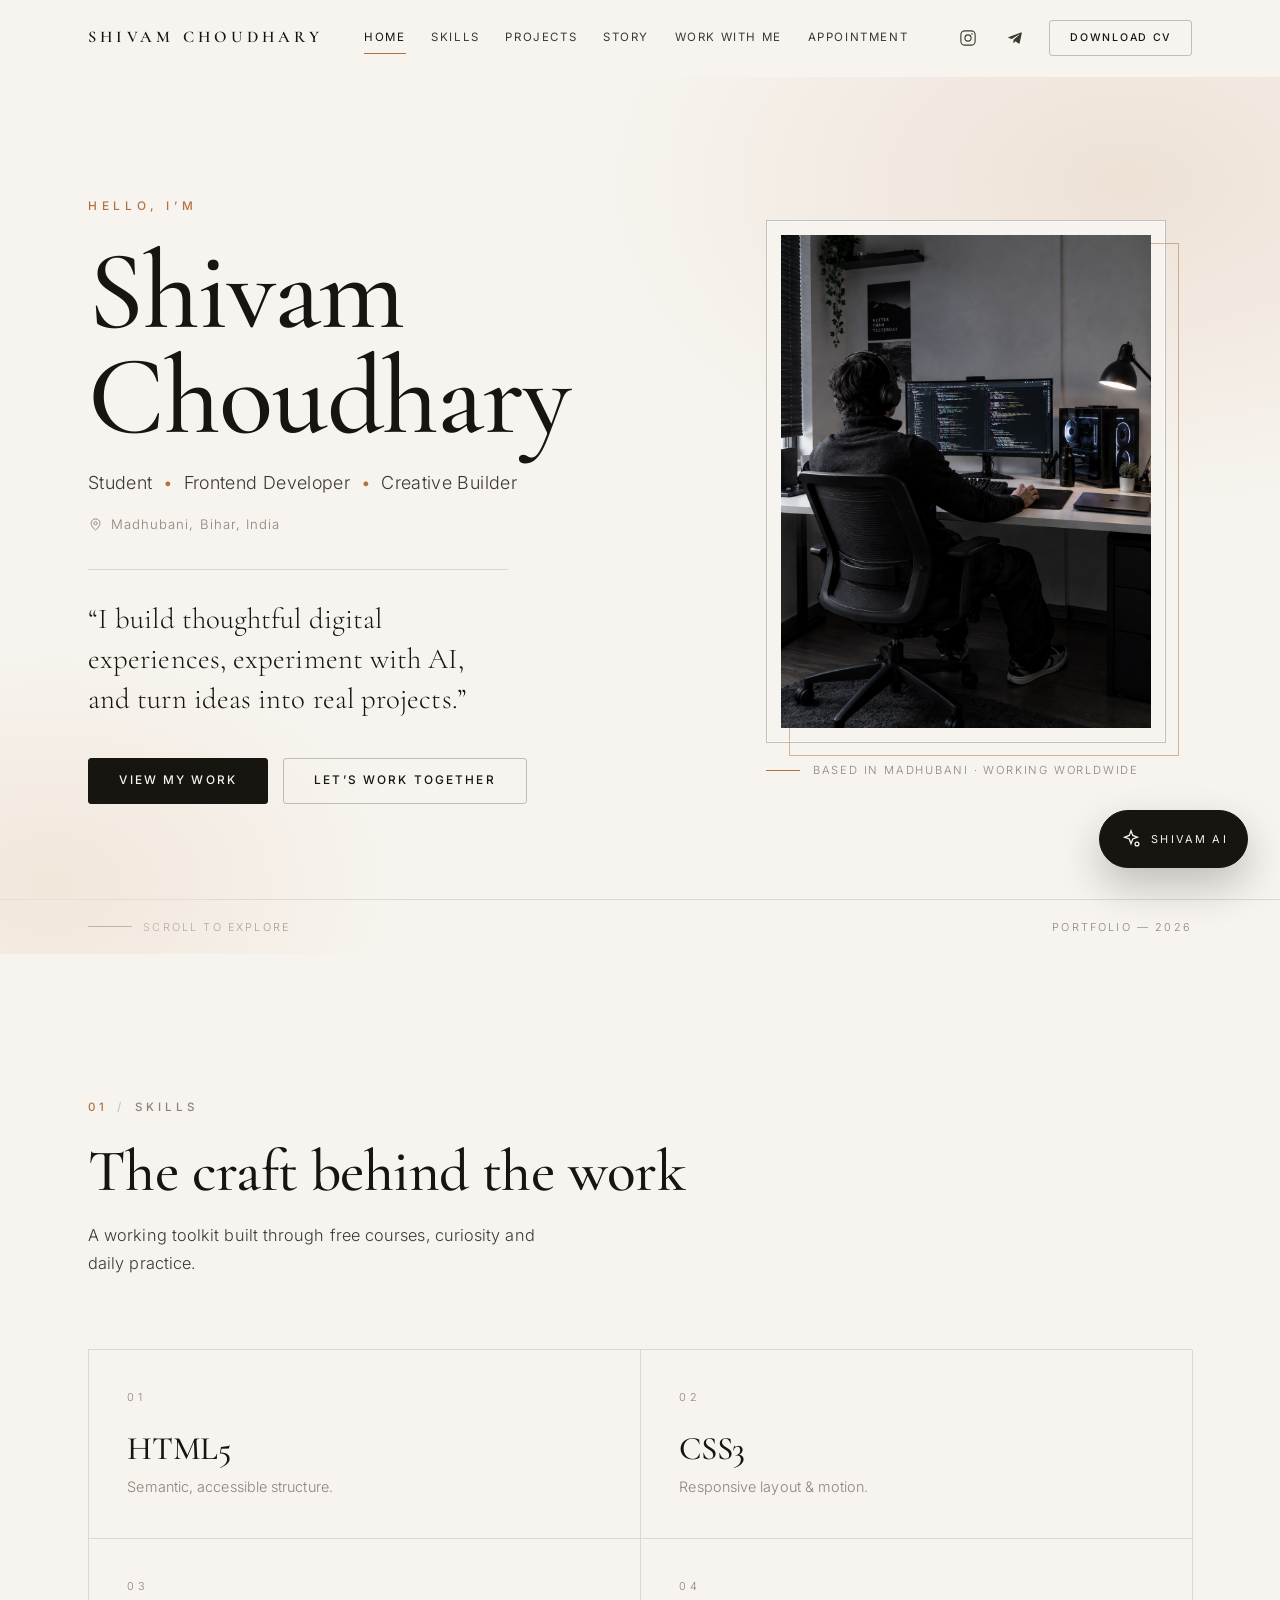
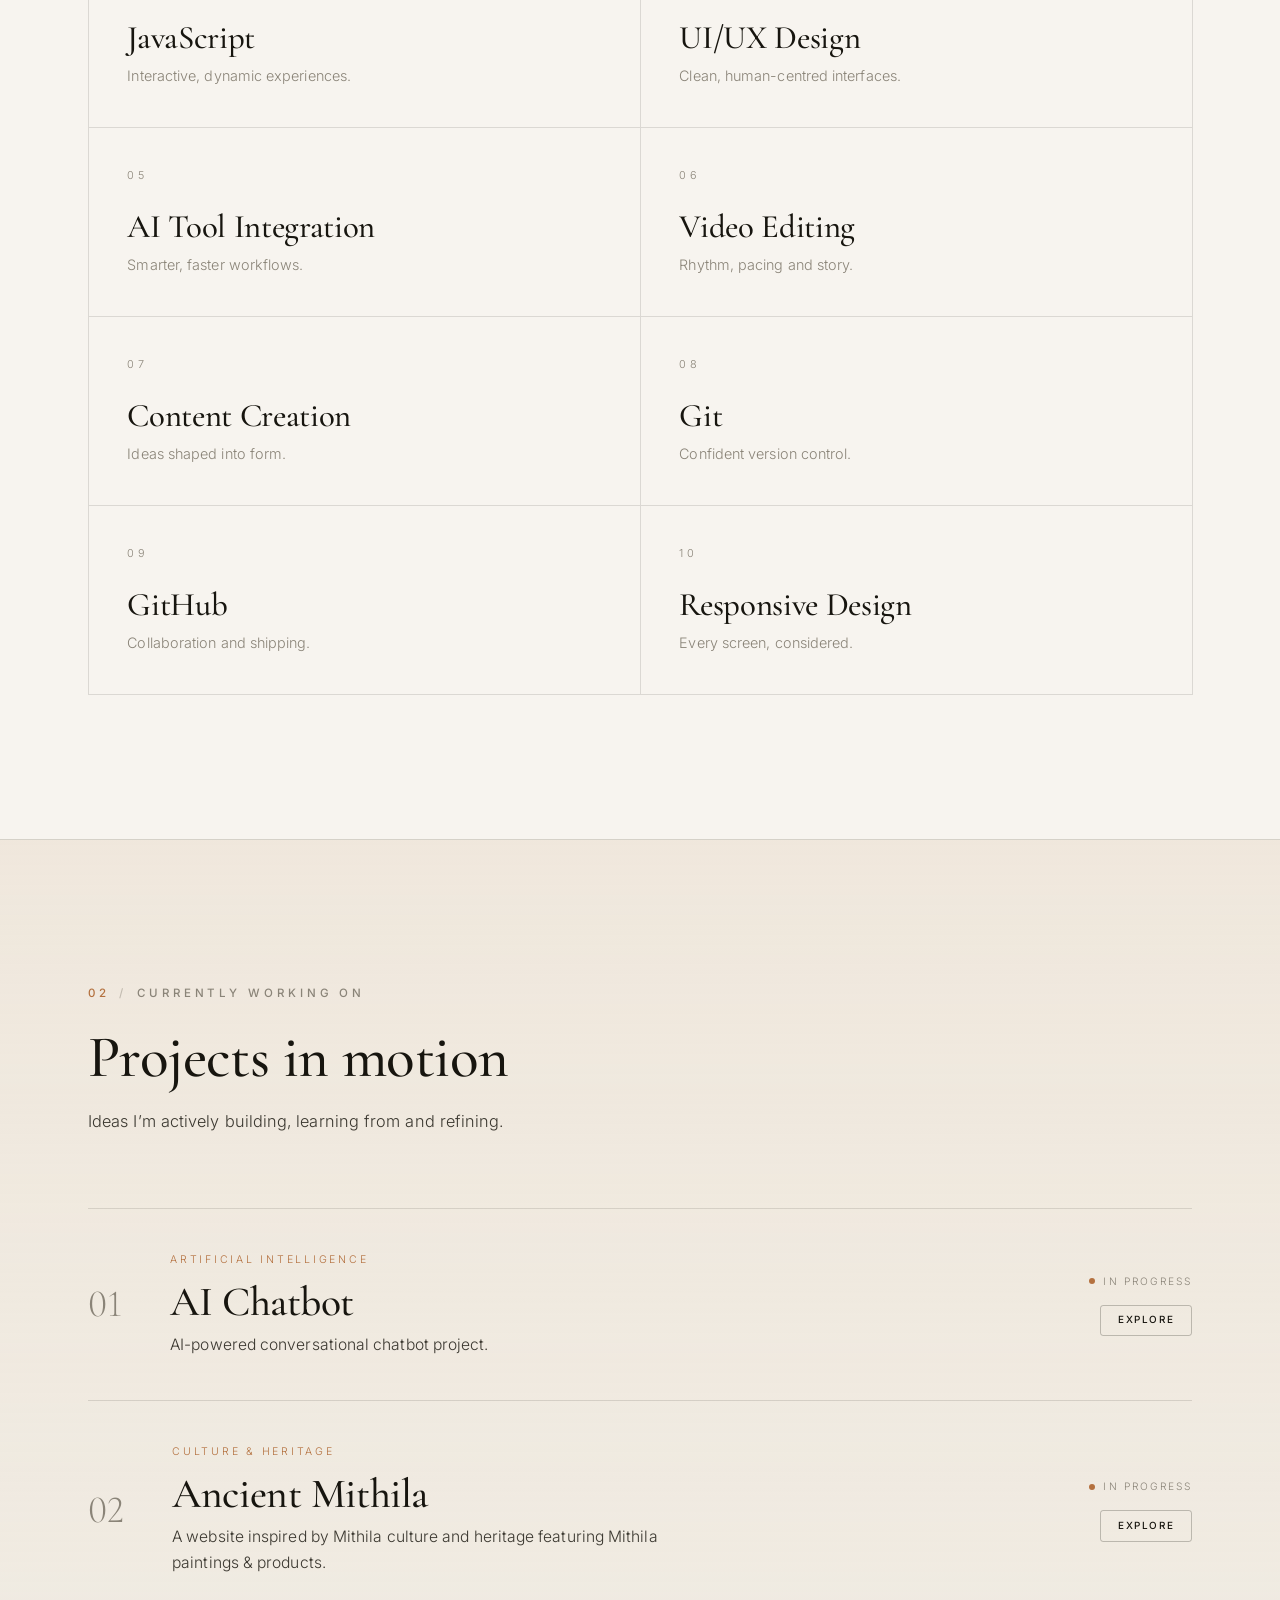
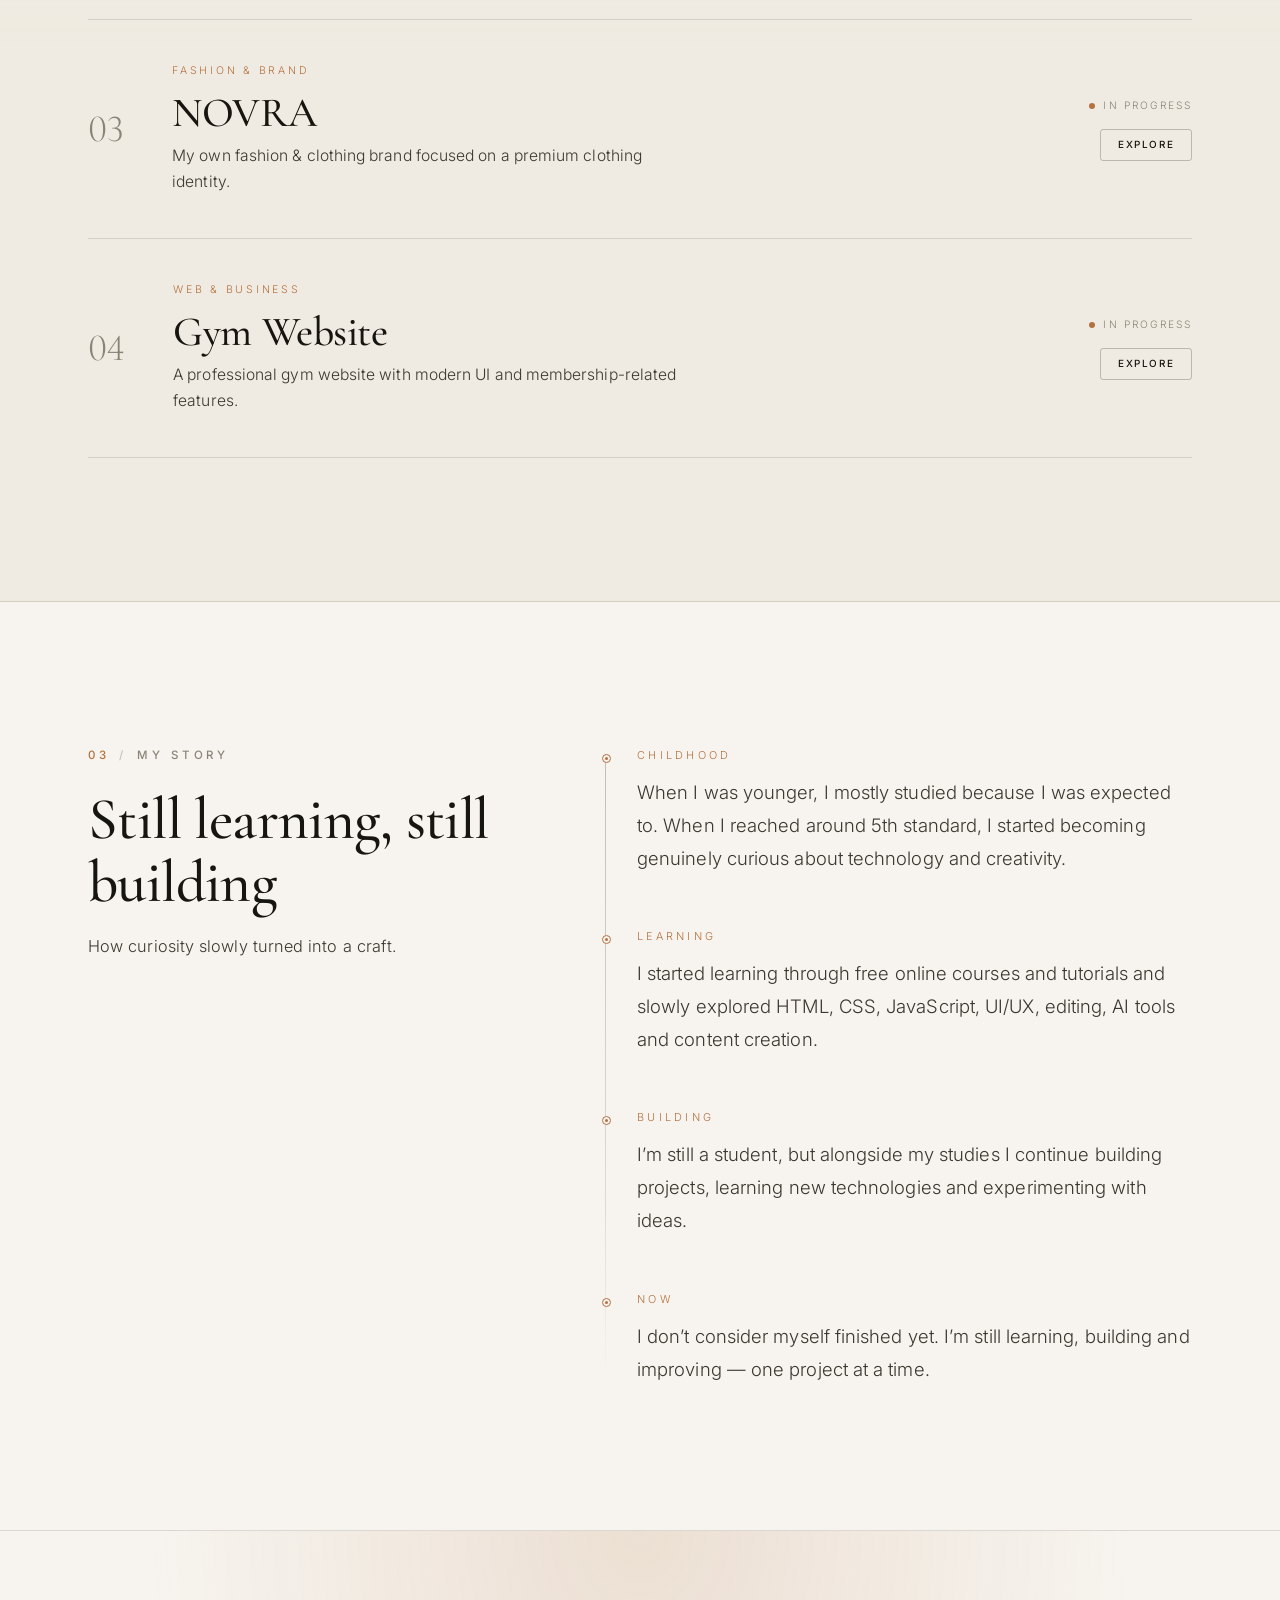
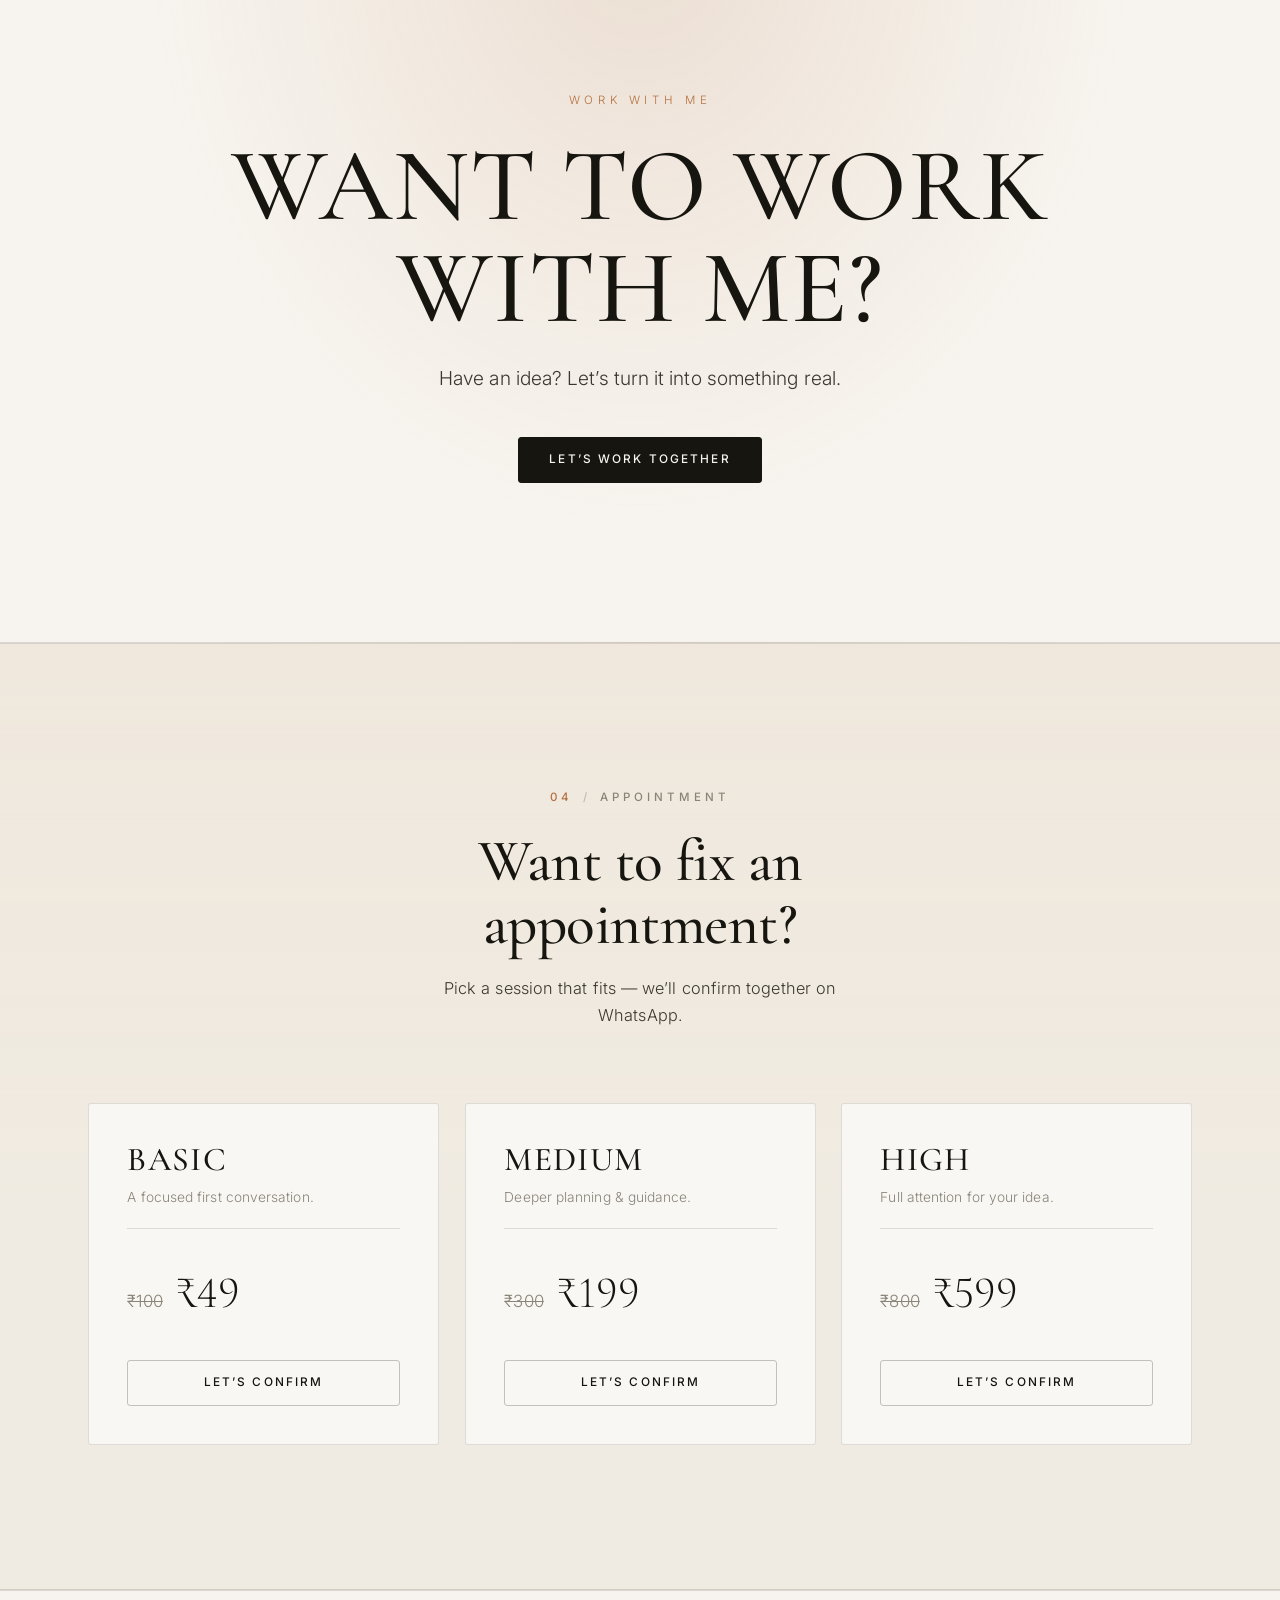
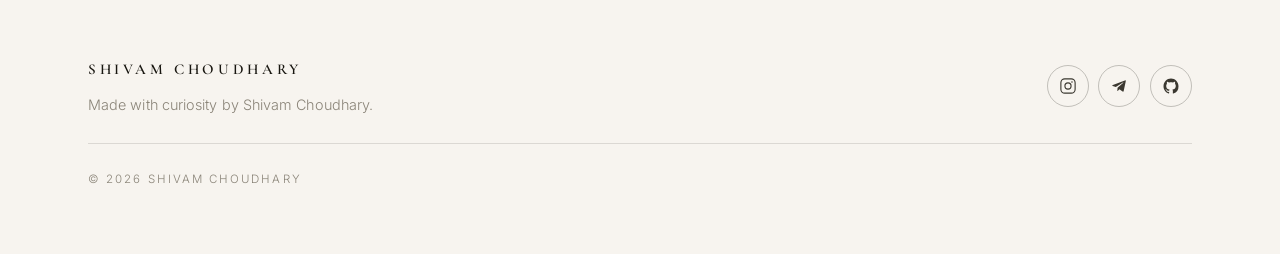
<file: index.html>
<!DOCTYPE html>
<html lang="en">
<head>
  <meta charset="UTF-8" />
  <meta name="viewport" content="width=device-width, initial-scale=1.0" />
  <meta name="description" content="Shivam Choudhary — Student, Frontend Developer and Creative Builder from Madhubani, Bihar, India. I build thoughtful digital experiences and turn ideas into real projects." />
  <meta name="theme-color" content="#F7F4EF" />
  <title>Shivam Choudhary — Frontend Developer &amp; Creative Builder</title>

  <link rel="preconnect" href="https://fonts.googleapis.com" />
  <link rel="preconnect" href="https://fonts.gstatic.com" crossorigin />
  <link href="https://fonts.googleapis.com/css2?family=Cormorant+Garamond:ital,wght@0,400;0,500;0,600;1,400&family=Inter:wght@300;400;500;600&display=swap" rel="stylesheet" />

  <link rel="stylesheet" href="style.css" />
  <link rel="icon" href="data:image/svg+xml,%3Csvg xmlns='http://www.w3.org/2000/svg' viewBox='0 0 100 100'%3E%3Ctext y='.9em' font-size='90' font-family='Georgia,serif' fill='%23B4713F'%3ES%3C/text%3E%3C/svg%3E" />
</head>
<body>
  <a class="skip-link" href="#home">Skip to content</a>

  <!-- ================= NAVIGATION ================= -->
  <header class="site-nav" id="siteNav">
    <div class="nav-inner">
      <a class="brand" href="index.html" aria-label="Shivam Choudhary — home">SHIVAM CHOUDHARY</a>

      <nav class="nav-links" id="navLinks" aria-label="Primary">
        <div class="nav-links-head">
          <span>Menu</span>
          <button class="nav-close" id="navClose" type="button" aria-label="Close menu">&times;</button>
        </div>
        <a href="index.html#home">Home</a>
        <a href="index.html#skills">Skills</a>
        <a href="index.html#projects">Projects</a>
        <a href="index.html#story">Story</a>
        <a href="work.html">Work With Me</a>
        <a href="index.html#appointment">Appointment</a>
        <div class="nav-links-foot">
          <a class="drawer-link" data-social="instagram" href="#" target="_blank" rel="noopener">
            <svg viewBox="0 0 24 24" aria-hidden="true"><rect x="2.5" y="2.5" width="19" height="19" rx="5.2"/><circle cx="12" cy="12" r="4.1"/><circle cx="17.3" cy="6.7" r="1.05" fill="currentColor" stroke="none"/></svg>
            Instagram
          </a>
          <a class="drawer-link" data-social="telegram" href="#" target="_blank" rel="noopener">
            <svg viewBox="0 0 24 24" aria-hidden="true"><path fill="currentColor" stroke="none" d="M9.78 18.65l.28-4.23 7.68-6.92c.34-.31-.07-.46-.52-.19L7.74 13.3 3.64 12c-.88-.25-.89-.86.2-1.3l15.97-6.16c.73-.33 1.43.18 1.15 1.3l-2.72 12.81c-.19.91-.74 1.13-1.5.71L12.6 16.3l-1.99 1.93c-.23.23-.42.42-.83.42z"/></svg>
            Telegram
          </a>
          <a class="btn btn-line" data-cv href="cv.jpg" download="Shivam-Choudhary-CV.jpg">Download CV</a>
        </div>
      </nav>

      <div class="nav-actions">
        <a class="icon-link" data-social="instagram" href="#" target="_blank" rel="noopener" aria-label="Instagram">
          <svg viewBox="0 0 24 24" aria-hidden="true"><rect x="2.5" y="2.5" width="19" height="19" rx="5.2"/><circle cx="12" cy="12" r="4.1"/><circle cx="17.3" cy="6.7" r="1.05" fill="currentColor" stroke="none"/></svg>
        </a>
        <a class="icon-link" data-social="telegram" href="#" target="_blank" rel="noopener" aria-label="Telegram">
          <svg viewBox="0 0 24 24" aria-hidden="true"><path fill="currentColor" stroke="none" d="M9.78 18.65l.28-4.23 7.68-6.92c.34-.31-.07-.46-.52-.19L7.74 13.3 3.64 12c-.88-.25-.89-.86.2-1.3l15.97-6.16c.73-.33 1.43.18 1.15 1.3l-2.72 12.81c-.19.91-.74 1.13-1.5.71L12.6 16.3l-1.99 1.93c-.23.23-.42.42-.83.42z"/></svg>
        </a>
        <a class="btn btn-line nav-cv" data-cv href="cv.jpg" download="Shivam-Choudhary-CV.jpg">Download CV</a>
        <button class="nav-toggle" id="navToggle" type="button" aria-label="Open menu" aria-expanded="false" aria-controls="navLinks">
          <span></span><span></span>
        </button>
      </div>
    </div>
  </header>

  <main>
    <!-- ================= HERO ================= -->
    <section class="hero" id="home">
      <div class="container hero-grid">
        <div class="hero-copy">
          <p class="eyebrow reveal">Hello, I&rsquo;m</p>
          <h1 class="hero-name reveal">Shivam Choudhary</h1>
          <p class="hero-role reveal">
            <span>Student</span><i>&bull;</i><span>Frontend Developer</span><i>&bull;</i><span>Creative Builder</span>
          </p>
          <p class="hero-loc reveal">
            <svg viewBox="0 0 24 24" aria-hidden="true"><path d="M12 21s7-5.6 7-11a7 7 0 1 0-14 0c0 5.4 7 11 7 11z"/><circle cx="12" cy="10" r="2.6"/></svg>
            Madhubani, Bihar, India
          </p>
          <p class="hero-text reveal">
            &ldquo;I build thoughtful digital experiences, experiment with AI, and turn ideas into real projects.&rdquo;
          </p>
          <div class="hero-actions reveal">
            <a class="btn btn-primary" href="#projects">View My Work</a>
            <a class="btn btn-ghost" href="work.html">Let&rsquo;s Work Together</a>
          </div>
        </div>

        <figure class="hero-portrait reveal">
          <div class="portrait-frame">
            <img data-config-img="profile" src="profile.png" alt="Portrait of Shivam Choudhary" loading="eager" />
          </div>
          <figcaption>
            <span class="cap-line"></span>
            Based in Madhubani &middot; Working worldwide
          </figcaption>
        </figure>
      </div>

      <div class="hero-foot">
        <div class="container hero-foot-inner">
          <span class="scroll-hint"><span class="scroll-line"></span>Scroll to explore</span>
          <span class="hero-year">Portfolio &mdash; <span data-year>2026</span></span>
        </div>
      </div>
    </section>

    <!-- ================= SKILLS ================= -->
    <section class="section" id="skills">
      <div class="container">
        <header class="section-head reveal">
          <p class="section-kicker"><span class="k-num">01</span><span class="k-slash">/</span>Skills</p>
          <h2 class="section-title">The craft behind the work</h2>
          <p class="section-lead">A working toolkit built through free courses, curiosity and daily practice.</p>
        </header>

        <ul class="skills-grid" aria-label="Skills">
          <li class="skill reveal">
            <span class="skill-num">01</span>
            <h3 class="skill-name">HTML5</h3>
            <p class="skill-desc">Semantic, accessible structure.</p>
          </li>
          <li class="skill reveal">
            <span class="skill-num">02</span>
            <h3 class="skill-name">CSS3</h3>
            <p class="skill-desc">Responsive layout &amp; motion.</p>
          </li>
          <li class="skill reveal">
            <span class="skill-num">03</span>
            <h3 class="skill-name">JavaScript</h3>
            <p class="skill-desc">Interactive, dynamic experiences.</p>
          </li>
          <li class="skill reveal">
            <span class="skill-num">04</span>
            <h3 class="skill-name">UI/UX Design</h3>
            <p class="skill-desc">Clean, human-centred interfaces.</p>
          </li>
          <li class="skill reveal">
            <span class="skill-num">05</span>
            <h3 class="skill-name">AI Tool Integration</h3>
            <p class="skill-desc">Smarter, faster workflows.</p>
          </li>
          <li class="skill reveal">
            <span class="skill-num">06</span>
            <h3 class="skill-name">Video Editing</h3>
            <p class="skill-desc">Rhythm, pacing and story.</p>
          </li>
          <li class="skill reveal">
            <span class="skill-num">07</span>
            <h3 class="skill-name">Content Creation</h3>
            <p class="skill-desc">Ideas shaped into form.</p>
          </li>
          <li class="skill reveal">
            <span class="skill-num">08</span>
            <h3 class="skill-name">Git</h3>
            <p class="skill-desc">Confident version control.</p>
          </li>
          <li class="skill reveal">
            <span class="skill-num">09</span>
            <h3 class="skill-name">GitHub</h3>
            <p class="skill-desc">Collaboration and shipping.</p>
          </li>
          <li class="skill reveal">
            <span class="skill-num">10</span>
            <h3 class="skill-name">Responsive Design</h3>
            <p class="skill-desc">Every screen, considered.</p>
          </li>
        </ul>
      </div>
    </section>

    <!-- ================= CURRENTLY WORKING ON ================= -->
    <section class="section section-alt" id="projects">
      <div class="container">
        <header class="section-head reveal">
          <p class="section-kicker"><span class="k-num">02</span><span class="k-slash">/</span>Currently Working On</p>
          <h2 class="section-title">Projects in motion</h2>
          <p class="section-lead">Ideas I&rsquo;m actively building, learning from and refining.</p>
        </header>

        <div class="project-list">
          <article class="project reveal">
            <span class="project-index">01</span>
            <div class="project-body">
              <p class="project-cat">Artificial Intelligence</p>
              <h3 class="project-title">AI Chatbot</h3>
              <p class="project-desc">AI-powered conversational chatbot project.</p>
            </div>
            <div class="project-foot">
              <span class="status"><i></i>In Progress</span>
              <button class="btn btn-mini" type="button" data-soon="AI Chatbot">Explore</button>
            </div>
          </article>

          <article class="project reveal">
            <span class="project-index">02</span>
            <div class="project-body">
              <p class="project-cat">Culture &amp; Heritage</p>
              <h3 class="project-title">Ancient Mithila</h3>
              <p class="project-desc">A website inspired by Mithila culture and heritage featuring Mithila paintings &amp; products.</p>
            </div>
            <div class="project-foot">
              <span class="status"><i></i>In Progress</span>
              <button class="btn btn-mini" type="button" data-soon="Ancient Mithila">Explore</button>
            </div>
          </article>

          <article class="project reveal">
            <span class="project-index">03</span>
            <div class="project-body">
              <p class="project-cat">Fashion &amp; Brand</p>
              <h3 class="project-title">NOVRA</h3>
              <p class="project-desc">My own fashion &amp; clothing brand focused on a premium clothing identity.</p>
            </div>
            <div class="project-foot">
              <span class="status"><i></i>In Progress</span>
              <button class="btn btn-mini" type="button" data-soon="NOVRA">Explore</button>
            </div>
          </article>

          <article class="project reveal">
            <span class="project-index">04</span>
            <div class="project-body">
              <p class="project-cat">Web &amp; Business</p>
              <h3 class="project-title">Gym Website</h3>
              <p class="project-desc">A professional gym website with modern UI and membership-related features.</p>
            </div>
            <div class="project-foot">
              <span class="status"><i></i>In Progress</span>
              <button class="btn btn-mini" type="button" data-soon="Gym Website">Explore</button>
            </div>
          </article>
        </div>
      </div>
    </section>

    <!-- ================= MY STORY ================= -->
    <section class="section" id="story">
      <div class="container story-grid">
        <header class="section-head story-heading reveal">
          <p class="section-kicker"><span class="k-num">03</span><span class="k-slash">/</span>My Story</p>
          <h2 class="section-title">Still learning, still building</h2>
          <p class="section-lead">How curiosity slowly turned into a craft.</p>
        </header>

        <div class="timeline">
          <article class="tl-item reveal">
            <span class="tl-year">Childhood</span>
            <span class="tl-dot" aria-hidden="true"></span>
            <p class="tl-text">When I was younger, I mostly studied because I was expected to. When I reached around 5th standard, I started becoming genuinely curious about technology and creativity.</p>
          </article>
          <article class="tl-item reveal">
            <span class="tl-year">Learning</span>
            <span class="tl-dot" aria-hidden="true"></span>
            <p class="tl-text">I started learning through free online courses and tutorials and slowly explored HTML, CSS, JavaScript, UI/UX, editing, AI tools and content creation.</p>
          </article>
          <article class="tl-item reveal">
            <span class="tl-year">Building</span>
            <span class="tl-dot" aria-hidden="true"></span>
            <p class="tl-text">I&rsquo;m still a student, but alongside my studies I continue building projects, learning new technologies and experimenting with ideas.</p>
          </article>
          <article class="tl-item reveal">
            <span class="tl-year">Now</span>
            <span class="tl-dot" aria-hidden="true"></span>
            <p class="tl-text">I don&rsquo;t consider myself finished yet. I&rsquo;m still learning, building and improving &mdash; one project at a time.</p>
          </article>
        </div>
      </div>
    </section>

    <!-- ================= WORK WITH ME ================= -->
    <section class="cta-section">
      <div class="container">
        <p class="cta-kicker reveal">Work With Me</p>
        <h2 class="cta-title reveal">Want to work with me?</h2>
        <p class="cta-sub reveal">Have an idea? Let&rsquo;s turn it into something real.</p>
        <div class="cta-actions reveal">
          <a class="btn btn-primary" href="work.html">Let&rsquo;s Work Together</a>
        </div>
      </div>
    </section>

    <!-- ================= APPOINTMENT ================= -->
    <section class="section section-alt" id="appointment">
      <div class="container">
        <header class="section-head center reveal">
          <p class="section-kicker"><span class="k-num">04</span><span class="k-slash">/</span>Appointment</p>
          <h2 class="section-title">Want to fix an appointment?</h2>
          <p class="section-lead">Pick a session that fits &mdash; we&rsquo;ll confirm together on WhatsApp.</p>
        </header>

        <div class="plan-grid">
          <article class="plan reveal">
            <header class="plan-top">
              <h3 class="plan-name">Basic</h3>
              <p class="plan-tag">A focused first conversation.</p>
            </header>
            <div class="plan-price">
              <s data-price-old="basic">&#8377;100</s>
              <span data-price="basic">&#8377;49</span>
            </div>
            <a class="btn btn-ghost plan-btn" href="appointment.html?plan=basic">Let&rsquo;s Confirm</a>
          </article>

          <article class="plan reveal">
            <header class="plan-top">
              <h3 class="plan-name">Medium</h3>
              <p class="plan-tag">Deeper planning &amp; guidance.</p>
            </header>
            <div class="plan-price">
              <s data-price-old="medium">&#8377;300</s>
              <span data-price="medium">&#8377;199</span>
            </div>
            <a class="btn btn-ghost plan-btn" href="appointment.html?plan=medium">Let&rsquo;s Confirm</a>
          </article>

          <article class="plan reveal">
            <header class="plan-top">
              <h3 class="plan-name">High</h3>
              <p class="plan-tag">Full attention for your idea.</p>
            </header>
            <div class="plan-price">
              <s data-price-old="high">&#8377;800</s>
              <span data-price="high">&#8377;599</span>
            </div>
            <a class="btn btn-ghost plan-btn" href="appointment.html?plan=high">Let&rsquo;s Confirm</a>
          </article>
        </div>
      </div>
    </section>
  </main>

  <!-- ================= FOOTER ================= -->
  <footer class="site-footer">
    <div class="container footer-inner">
      <div class="footer-brand">
        <a class="brand" href="index.html">SHIVAM CHOUDHARY</a>
        <p>Made with curiosity by Shivam Choudhary.</p>
      </div>
      <nav class="footer-social" aria-label="Social links">
        <a data-social="instagram" href="#" target="_blank" rel="noopener" aria-label="Instagram">
          <svg viewBox="0 0 24 24" aria-hidden="true"><rect x="2.5" y="2.5" width="19" height="19" rx="5.2"/><circle cx="12" cy="12" r="4.1"/><circle cx="17.3" cy="6.7" r="1.05" fill="currentColor" stroke="none"/></svg>
        </a>
        <a data-social="telegram" href="#" target="_blank" rel="noopener" aria-label="Telegram">
          <svg viewBox="0 0 24 24" aria-hidden="true"><path fill="currentColor" stroke="none" d="M9.78 18.65l.28-4.23 7.68-6.92c.34-.31-.07-.46-.52-.19L7.74 13.3 3.64 12c-.88-.25-.89-.86.2-1.3l15.97-6.16c.73-.33 1.43.18 1.15 1.3l-2.72 12.81c-.19.91-.74 1.13-1.5.71L12.6 16.3l-1.99 1.93c-.23.23-.42.42-.83.42z"/></svg>
        </a>
        <a data-social="github" href="#" target="_blank" rel="noopener" aria-label="GitHub">
          <svg viewBox="0 0 24 24" aria-hidden="true"><path fill="currentColor" stroke="none" d="M12 2C6.48 2 2 6.58 2 12.26c0 4.5 2.87 8.32 6.84 9.67.5.09.68-.22.68-.48 0-.24-.01-.87-.01-1.7-2.78.62-3.37-1.37-3.37-1.37-.45-1.18-1.11-1.5-1.11-1.5-.91-.64.07-.62.07-.62 1 .07 1.53 1.06 1.53 1.06.89 1.56 2.34 1.11 2.91.85.09-.66.35-1.11.63-1.37-2.22-.26-4.56-1.14-4.56-5.07 0-1.12.39-2.03 1.03-2.75-.1-.26-.45-1.3.1-2.71 0 0 .84-.28 2.75 1.05.8-.23 1.65-.34 2.5-.34.85 0 1.7.11 2.5.34 1.91-1.33 2.75-1.05 2.75-1.05.55 1.41.2 2.45.1 2.71.64.72 1.03 1.63 1.03 2.75 0 3.94-2.34 4.8-4.57 5.06.36.32.68.94.68 1.9 0 1.37-.01 2.47-.01 2.81 0 .27.18.58.69.48A10.02 10.02 0 0 0 22 12.26C22 6.58 17.52 2 12 2z"/></svg>
        </a>
      </nav>
      <p class="footer-copy">&copy; <span data-year>2026</span> Shivam Choudhary</p>
    </div>
  </footer>

  <!-- ================= AI ASSISTANT ================= -->
  <div class="assistant" id="assistant">
    <button class="assistant-launch" id="assistantLaunch" type="button" aria-expanded="false" aria-controls="assistantPanel" aria-label="Open Shivam AI assistant">
      <span class="assistant-launch-ring" aria-hidden="true"></span>
      <svg class="assistant-launch-icon" viewBox="0 0 24 24" aria-hidden="true"><path d="M12 3l1.9 5.1L19 10l-5.1 1.9L12 17l-1.9-5.1L5 10l5.1-1.9L12 3z"/><circle cx="18.5" cy="17.5" r="2.1"/></svg>
      <span class="assistant-launch-label">Shivam AI</span>
    </button>

    <section class="assistant-panel" id="assistantPanel" role="dialog" aria-modal="false" aria-label="Shivam AI assistant" hidden>
      <header class="assistant-head">
        <div class="assistant-id">
          <span class="assistant-avatar" aria-hidden="true">S</span>
          <div>
            <strong>Shivam AI</strong>
            <span class="assistant-status"><i></i>Online &middot; demo</span>
          </div>
        </div>
        <button class="assistant-close" id="assistantClose" type="button" aria-label="Close assistant">&times;</button>
      </header>

      <div class="assistant-body" id="assistantBody" aria-live="polite"></div>

      <div class="assistant-quick" id="assistantQuick">
        <button type="button" data-quick="skills">View Skills</button>
        <button type="button" data-quick="projects">View Projects</button>
        <button type="button" data-quick="work">Work With Shivam</button>
        <button type="button" data-quick="appointment">Appointment</button>
        <button type="button" data-quick="contact">Contact</button>
      </div>

      <form class="assistant-input" id="assistantForm">
        <label class="sr-only" for="assistantField">Message Shivam AI</label>
        <input id="assistantField" type="text" name="message" placeholder="Ask about skills, projects, pricing&hellip;" autocomplete="off" />
        <button type="submit" aria-label="Send message">
          <svg viewBox="0 0 24 24" aria-hidden="true"><path d="M4 12l16-8-6 8 6 8-16-8z"/></svg>
        </button>
      </form>
    </section>
  </div>

  <div class="toast" id="toast" role="status" aria-live="polite"></div>

  <script src="script.js"></script>
</body>
</html>
</file>
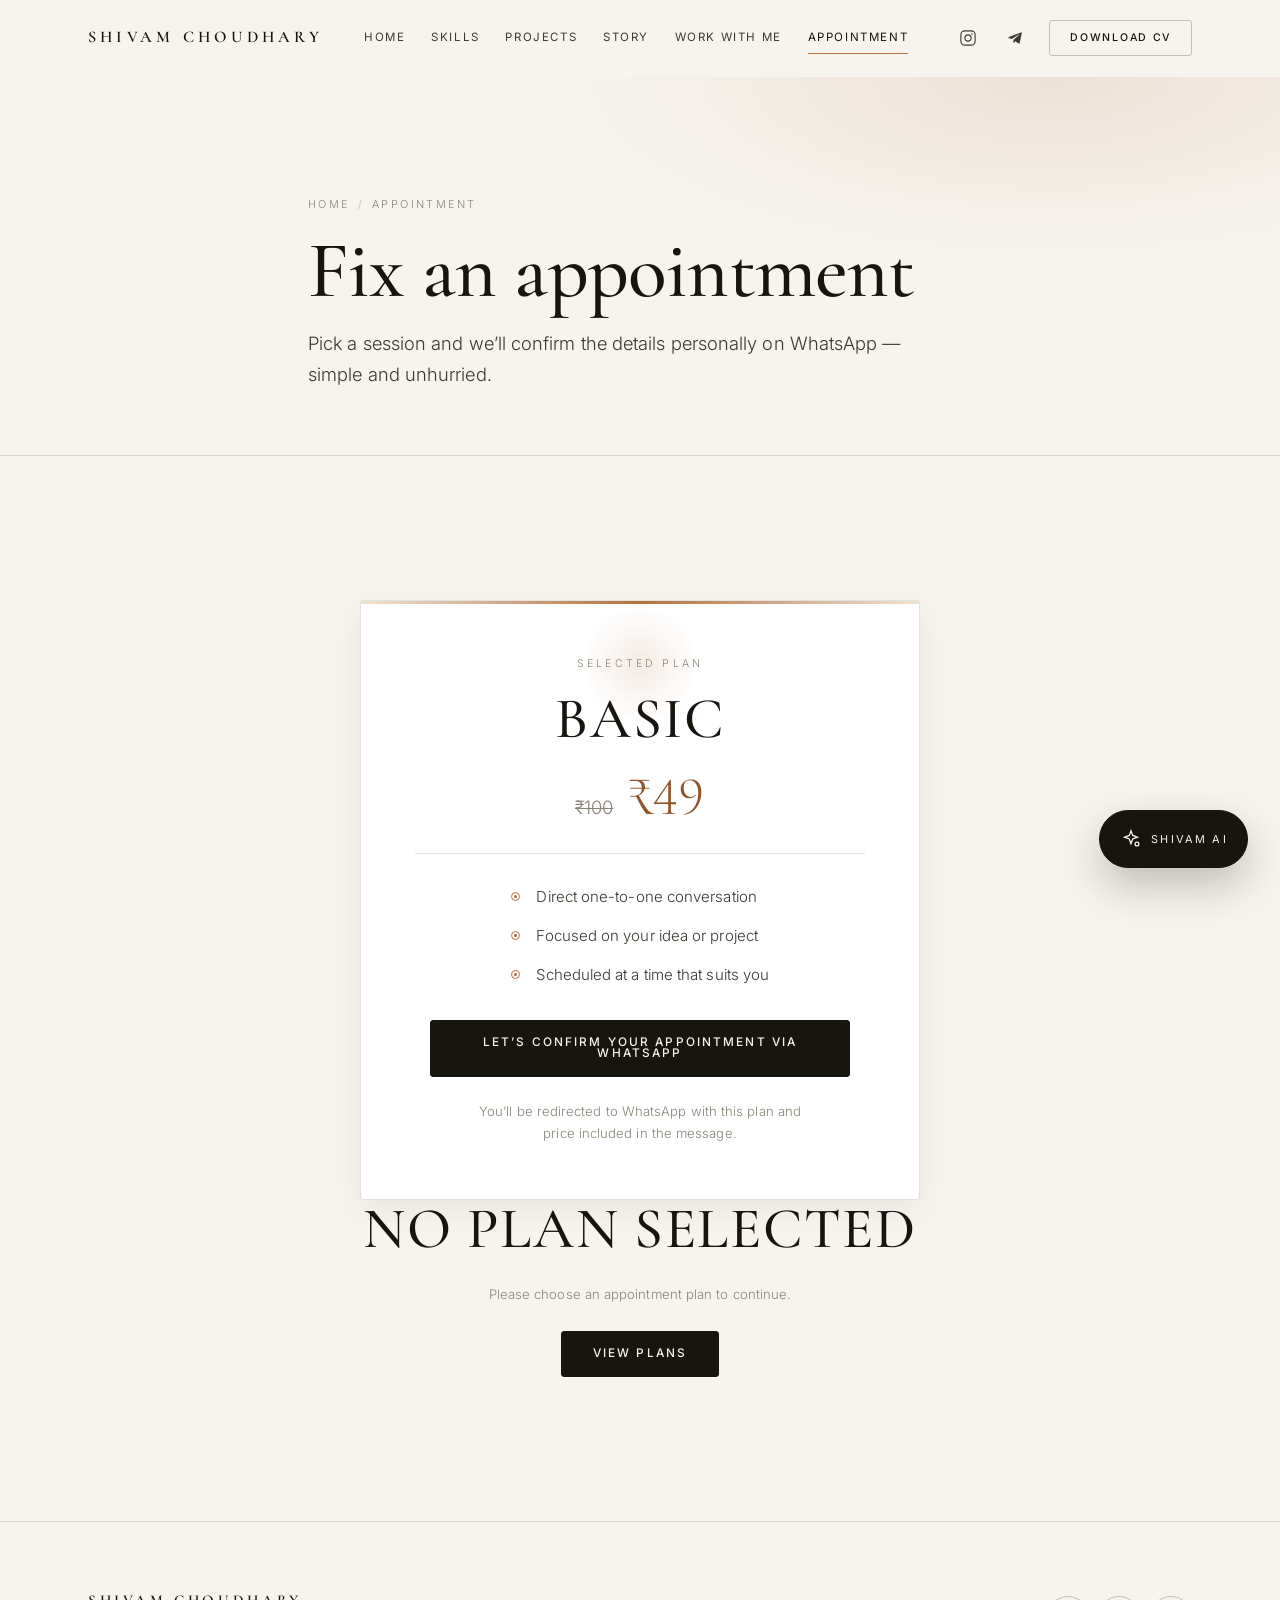
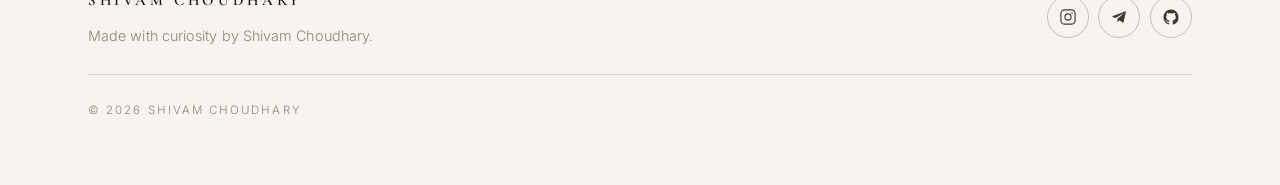
<file: appointment.html>
<!DOCTYPE html>
<html lang="en">
<head>
  <meta charset="UTF-8" />
  <meta name="viewport" content="width=device-width, initial-scale=1.0" />
  <meta name="description" content="Confirm an appointment with Shivam Choudhary — choose a plan and confirm the details on WhatsApp." />
  <meta name="theme-color" content="#F7F4EF" />
  <title>Appointment — Shivam Choudhary</title>

  <link rel="preconnect" href="https://fonts.googleapis.com" />
  <link rel="preconnect" href="https://fonts.gstatic.com" crossorigin />
  <link href="https://fonts.googleapis.com/css2?family=Cormorant+Garamond:ital,wght@0,400;0,500;0,600;1,400&family=Inter:wght@300;400;500;600&display=swap" rel="stylesheet" />

  <link rel="stylesheet" href="appointment.css" />
  <link rel="icon" href="data:image/svg+xml,%3Csvg xmlns='http://www.w3.org/2000/svg' viewBox='0 0 100 100'%3E%3Ctext y='.9em' font-size='90' font-family='Georgia,serif' fill='%23B4713F'%3ES%3C/text%3E%3C/svg%3E" />
</head>
<body>
  <a class="skip-link" href="#appointment">Skip to content</a>

  <!-- ================= NAVIGATION ================= -->
  <header class="site-nav" id="siteNav">
    <div class="nav-inner">
      <a class="brand" href="index.html" aria-label="Shivam Choudhary — home">SHIVAM CHOUDHARY</a>

      <nav class="nav-links" id="navLinks" aria-label="Primary">
        <div class="nav-links-head">
          <span>Menu</span>
          <button class="nav-close" id="navClose" type="button" aria-label="Close menu">&times;</button>
        </div>
        <a href="index.html#home">Home</a>
        <a href="index.html#skills">Skills</a>
        <a href="index.html#projects">Projects</a>
        <a href="index.html#story">Story</a>
        <a href="work.html">Work With Me</a>
        <a href="index.html#appointment">Appointment</a>
        <div class="nav-links-foot">
          <a class="drawer-link" data-social="instagram" href="#" target="_blank" rel="noopener">
            <svg viewBox="0 0 24 24" aria-hidden="true"><rect x="2.5" y="2.5" width="19" height="19" rx="5.2"/><circle cx="12" cy="12" r="4.1"/><circle cx="17.3" cy="6.7" r="1.05" fill="currentColor" stroke="none"/></svg>
            Instagram
          </a>
          <a class="drawer-link" data-social="telegram" href="#" target="_blank" rel="noopener">
            <svg viewBox="0 0 24 24" aria-hidden="true"><path fill="currentColor" stroke="none" d="M9.78 18.65l.28-4.23 7.68-6.92c.34-.31-.07-.46-.52-.19L7.74 13.3 3.64 12c-.88-.25-.89-.86.2-1.3l15.97-6.16c.73-.33 1.43.18 1.15 1.3l-2.72 12.81c-.19.91-.74 1.13-1.5.71L12.6 16.3l-1.99 1.93c-.23.23-.42.42-.83.42z"/></svg>
            Telegram
          </a>
          <a class="btn btn-line" data-cv href="cv.jpg" download="Shivam-Choudhary-CV.jpg">Download CV</a>
        </div>
      </nav>

      <div class="nav-actions">
        <a class="icon-link" data-social="instagram" href="#" target="_blank" rel="noopener" aria-label="Instagram">
          <svg viewBox="0 0 24 24" aria-hidden="true"><rect x="2.5" y="2.5" width="19" height="19" rx="5.2"/><circle cx="12" cy="12" r="4.1"/><circle cx="17.3" cy="6.7" r="1.05" fill="currentColor" stroke="none"/></svg>
        </a>
        <a class="icon-link" data-social="telegram" href="#" target="_blank" rel="noopener" aria-label="Telegram">
          <svg viewBox="0 0 24 24" aria-hidden="true"><path fill="currentColor" stroke="none" d="M9.78 18.65l.28-4.23 7.68-6.92c.34-.31-.07-.46-.52-.19L7.74 13.3 3.64 12c-.88-.25-.89-.86.2-1.3l15.97-6.16c.73-.33 1.43.18 1.15 1.3l-2.72 12.81c-.19.91-.74 1.13-1.5.71L12.6 16.3l-1.99 1.93c-.23.23-.42.42-.83.42z"/></svg>
        </a>
        <a class="btn btn-line nav-cv" data-cv href="cv.jpg" download="Shivam-Choudhary-CV.jpg">Download CV</a>
        <button class="nav-toggle" id="navToggle" type="button" aria-label="Open menu" aria-expanded="false" aria-controls="navLinks">
          <span></span><span></span>
        </button>
      </div>
    </div>
  </header>

  <main id="appointment">
    <!-- ================= PAGE HERO ================= -->
    <section class="page-hero">
      <div class="container page-hero-inner">
        <p class="breadcrumb reveal"><a href="index.html">Home</a><span>/</span>Appointment</p>
        <h1 class="page-title reveal">Fix an appointment</h1>
        <p class="page-sub reveal">
          Pick a session and we&rsquo;ll confirm the details personally on WhatsApp &mdash; simple and
          unhurried.
        </p>
      </div>
    </section>

    <!-- ================= PLAN ================= -->
    <section class="section">
      <div class="container appt-wrap" id="apptWrap">
        <div class="appt-card reveal">
          <p class="appt-kicker">Selected Plan</p>
          <h2 class="appt-plan" id="apptPlan">Basic</h2>
          <div class="appt-price">
            <s id="apptOld">&#8377;100</s>
            <span id="apptAmount">&#8377;49</span>
          </div>

          <ul class="appt-points">
            <li>Direct one-to-one conversation</li>
            <li>Focused on your idea or project</li>
            <li>Scheduled at a time that suits you</li>
          </ul>

          <a class="btn btn-primary btn-block" id="apptConfirm" href="#" target="_blank" rel="noopener">
            Let&rsquo;s Confirm Your Appointment via WhatsApp
          </a>

          <p class="appt-note">
            You&rsquo;ll be redirected to WhatsApp with this plan and price included in the message.
          </p>
        </div>
      </div>

      <div class="container appt-empty" id="apptEmpty" hidden>
        <h2 class="appt-plan">No plan selected</h2>
        <p class="appt-note">Please choose an appointment plan to continue.</p>
        <a class="btn btn-primary" href="index.html#appointment">View Plans</a>
      </div>
    </section>
  </main>

  <!-- ================= FOOTER ================= -->
  <footer class="site-footer">
    <div class="container footer-inner">
      <div class="footer-brand">
        <a class="brand" href="index.html">SHIVAM CHOUDHARY</a>
        <p>Made with curiosity by Shivam Choudhary.</p>
      </div>
      <nav class="footer-social" aria-label="Social links">
        <a data-social="instagram" href="#" target="_blank" rel="noopener" aria-label="Instagram">
          <svg viewBox="0 0 24 24" aria-hidden="true"><rect x="2.5" y="2.5" width="19" height="19" rx="5.2"/><circle cx="12" cy="12" r="4.1"/><circle cx="17.3" cy="6.7" r="1.05" fill="currentColor" stroke="none"/></svg>
        </a>
        <a data-social="telegram" href="#" target="_blank" rel="noopener" aria-label="Telegram">
          <svg viewBox="0 0 24 24" aria-hidden="true"><path fill="currentColor" stroke="none" d="M9.78 18.65l.28-4.23 7.68-6.92c.34-.31-.07-.46-.52-.19L7.74 13.3 3.64 12c-.88-.25-.89-.86.2-1.3l15.97-6.16c.73-.33 1.43.18 1.15 1.3l-2.72 12.81c-.19.91-.74 1.13-1.5.71L12.6 16.3l-1.99 1.93c-.23.23-.42.42-.83.42z"/></svg>
        </a>
        <a data-social="github" href="#" target="_blank" rel="noopener" aria-label="GitHub">
          <svg viewBox="0 0 24 24" aria-hidden="true"><path fill="currentColor" stroke="none" d="M12 2C6.48 2 2 6.58 2 12.26c0 4.5 2.87 8.32 6.84 9.67.5.09.68-.22.68-.48 0-.24-.01-.87-.01-1.7-2.78.62-3.37-1.37-3.37-1.37-.45-1.18-1.11-1.5-1.11-1.5-.91-.64.07-.62.07-.62 1 .07 1.53 1.06 1.53 1.06.89 1.56 2.34 1.11 2.91.85.09-.66.35-1.11.63-1.37-2.22-.26-4.56-1.14-4.56-5.07 0-1.12.39-2.03 1.03-2.75-.1-.26-.45-1.3.1-2.71 0 0 .84-.28 2.75 1.05.8-.23 1.65-.34 2.5-.34.85 0 1.7.11 2.5.34 1.91-1.33 2.75-1.05 2.75-1.05.55 1.41.2 2.45.1 2.71.64.72 1.03 1.63 1.03 2.75 0 3.94-2.34 4.8-4.57 5.06.36.32.68.94.68 1.9 0 1.37-.01 2.47-.01 2.81 0 .27.18.58.69.48A10.02 10.02 0 0 0 22 12.26C22 6.58 17.52 2 12 2z"/></svg>
        </a>
      </nav>
      <p class="footer-copy">&copy; <span data-year>2026</span> Shivam Choudhary</p>
    </div>
  </footer>

  <!-- ================= AI ASSISTANT ================= -->
  <div class="assistant" id="assistant">
    <button class="assistant-launch" id="assistantLaunch" type="button" aria-expanded="false" aria-controls="assistantPanel" aria-label="Open Shivam AI assistant">
      <span class="assistant-launch-ring" aria-hidden="true"></span>
      <svg class="assistant-launch-icon" viewBox="0 0 24 24" aria-hidden="true"><path d="M12 3l1.9 5.1L19 10l-5.1 1.9L12 17l-1.9-5.1L5 10l5.1-1.9L12 3z"/><circle cx="18.5" cy="17.5" r="2.1"/></svg>
      <span class="assistant-launch-label">Shivam AI</span>
    </button>

    <section class="assistant-panel" id="assistantPanel" role="dialog" aria-modal="false" aria-label="Shivam AI assistant" hidden>
      <header class="assistant-head">
        <div class="assistant-id">
          <span class="assistant-avatar" aria-hidden="true">S</span>
          <div>
            <strong>Shivam AI</strong>
            <span class="assistant-status"><i></i>Online &middot; demo</span>
          </div>
        </div>
        <button class="assistant-close" id="assistantClose" type="button" aria-label="Close assistant">&times;</button>
      </header>
      <div class="assistant-body" id="assistantBody" aria-live="polite"></div>
      <div class="assistant-quick" id="assistantQuick">
        <button type="button" data-quick="skills">View Skills</button>
        <button type="button" data-quick="projects">View Projects</button>
        <button type="button" data-quick="work">Work With Shivam</button>
        <button type="button" data-quick="appointment">Appointment</button>
        <button type="button" data-quick="contact">Contact</button>
      </div>
      <form class="assistant-input" id="assistantForm">
        <label class="sr-only" for="assistantField">Message Shivam AI</label>
        <input id="assistantField" type="text" name="message" placeholder="Ask about skills, projects, pricing&hellip;" autocomplete="off" />
        <button type="submit" aria-label="Send message">
          <svg viewBox="0 0 24 24" aria-hidden="true"><path d="M4 12l16-8-6 8 6 8-16-8z"/></svg>
        </button>
      </form>
    </section>
  </div>

  <div class="toast" id="toast" role="status" aria-live="polite"></div>

  <script src="script.js"></script>
  <script src="appointment.js"></script>
</body>
</html>
</file>
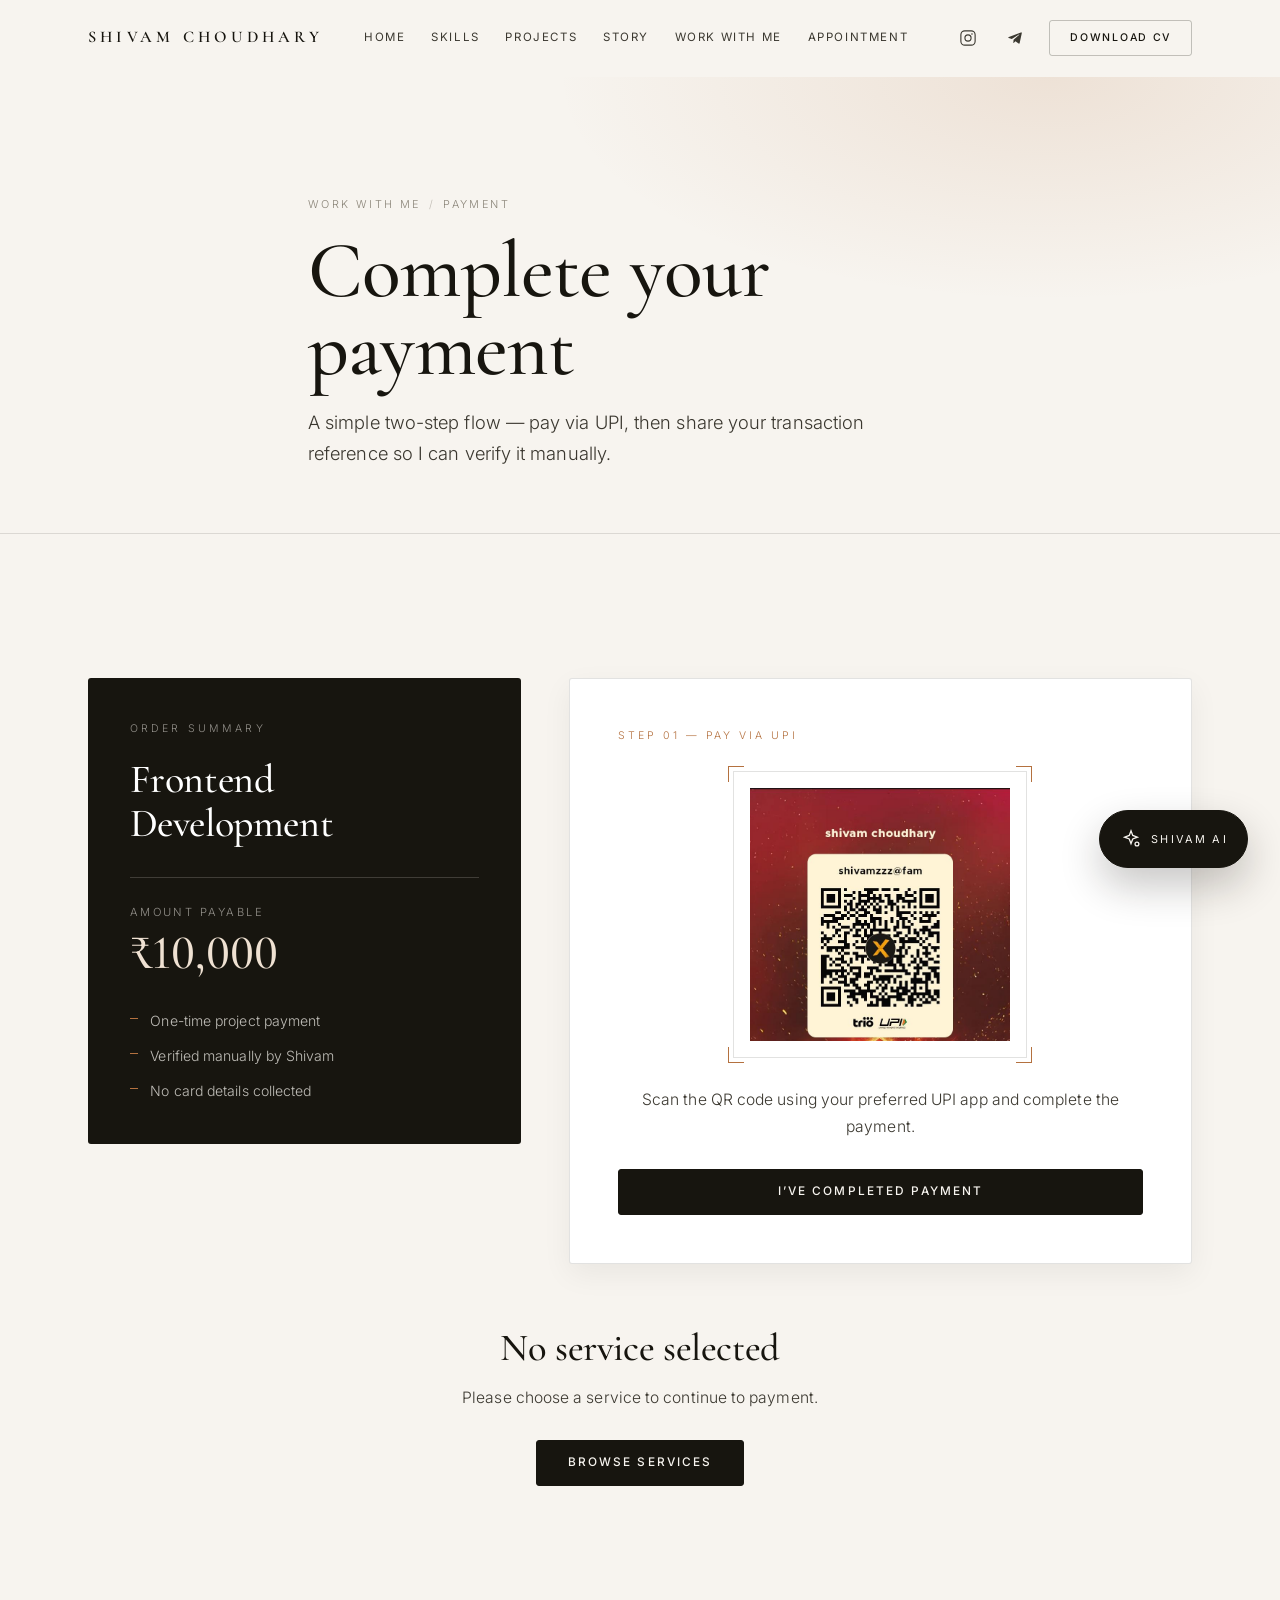
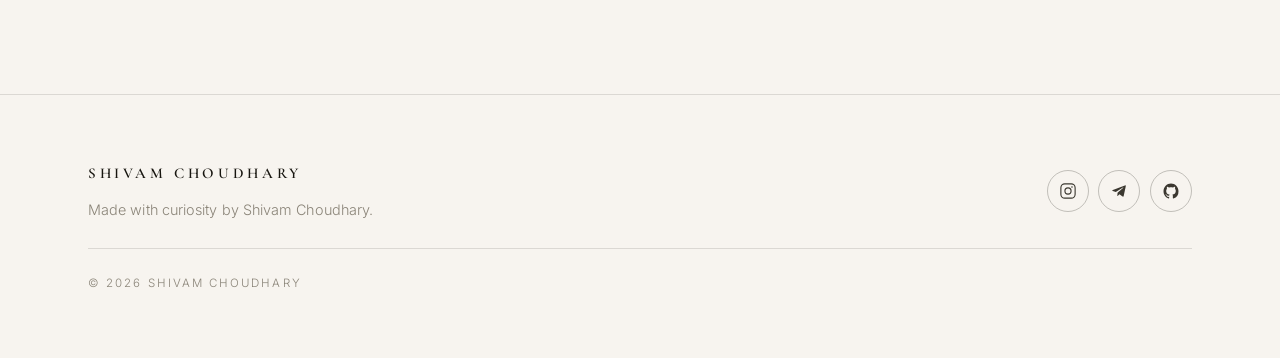
<file: payment.html>
<!DOCTYPE html>
<html lang="en">
<head>
  <meta charset="UTF-8" />
  <meta name="viewport" content="width=device-width, initial-scale=1.0" />
  <meta name="description" content="Complete your payment for Shivam Choudhary's services via UPI, then confirm your UTR on WhatsApp." />
  <meta name="theme-color" content="#F7F4EF" />
  <meta name="robots" content="noindex" />
  <title>Payment — Shivam Choudhary</title>

  <link rel="preconnect" href="https://fonts.googleapis.com" />
  <link rel="preconnect" href="https://fonts.gstatic.com" crossorigin />
  <link href="https://fonts.googleapis.com/css2?family=Cormorant+Garamond:ital,wght@0,400;0,500;0,600;1,400&family=Inter:wght@300;400;500;600&display=swap" rel="stylesheet" />

  <link rel="stylesheet" href="payment.css" />
  <link rel="icon" href="data:image/svg+xml,%3Csvg xmlns='http://www.w3.org/2000/svg' viewBox='0 0 100 100'%3E%3Ctext y='.9em' font-size='90' font-family='Georgia,serif' fill='%23B4713F'%3ES%3C/text%3E%3C/svg%3E" />
</head>
<body>
  <a class="skip-link" href="#payment">Skip to content</a>

  <!-- ================= NAVIGATION ================= -->
  <header class="site-nav" id="siteNav">
    <div class="nav-inner">
      <a class="brand" href="index.html" aria-label="Shivam Choudhary — home">SHIVAM CHOUDHARY</a>

      <nav class="nav-links" id="navLinks" aria-label="Primary">
        <div class="nav-links-head">
          <span>Menu</span>
          <button class="nav-close" id="navClose" type="button" aria-label="Close menu">&times;</button>
        </div>
        <a href="index.html#home">Home</a>
        <a href="index.html#skills">Skills</a>
        <a href="index.html#projects">Projects</a>
        <a href="index.html#story">Story</a>
        <a href="work.html">Work With Me</a>
        <a href="index.html#appointment">Appointment</a>
        <div class="nav-links-foot">
          <a class="drawer-link" data-social="instagram" href="#" target="_blank" rel="noopener">
            <svg viewBox="0 0 24 24" aria-hidden="true"><rect x="2.5" y="2.5" width="19" height="19" rx="5.2"/><circle cx="12" cy="12" r="4.1"/><circle cx="17.3" cy="6.7" r="1.05" fill="currentColor" stroke="none"/></svg>
            Instagram
          </a>
          <a class="drawer-link" data-social="telegram" href="#" target="_blank" rel="noopener">
            <svg viewBox="0 0 24 24" aria-hidden="true"><path fill="currentColor" stroke="none" d="M9.78 18.65l.28-4.23 7.68-6.92c.34-.31-.07-.46-.52-.19L7.74 13.3 3.64 12c-.88-.25-.89-.86.2-1.3l15.97-6.16c.73-.33 1.43.18 1.15 1.3l-2.72 12.81c-.19.91-.74 1.13-1.5.71L12.6 16.3l-1.99 1.93c-.23.23-.42.42-.83.42z"/></svg>
            Telegram
          </a>
          <a class="btn btn-line" data-cv href="cv.jpg" download="Shivam-Choudhary-CV.jpg">Download CV</a>
        </div>
      </nav>

      <div class="nav-actions">
        <a class="icon-link" data-social="instagram" href="#" target="_blank" rel="noopener" aria-label="Instagram">
          <svg viewBox="0 0 24 24" aria-hidden="true"><rect x="2.5" y="2.5" width="19" height="19" rx="5.2"/><circle cx="12" cy="12" r="4.1"/><circle cx="17.3" cy="6.7" r="1.05" fill="currentColor" stroke="none"/></svg>
        </a>
        <a class="icon-link" data-social="telegram" href="#" target="_blank" rel="noopener" aria-label="Telegram">
          <svg viewBox="0 0 24 24" aria-hidden="true"><path fill="currentColor" stroke="none" d="M9.78 18.65l.28-4.23 7.68-6.92c.34-.31-.07-.46-.52-.19L7.74 13.3 3.64 12c-.88-.25-.89-.86.2-1.3l15.97-6.16c.73-.33 1.43.18 1.15 1.3l-2.72 12.81c-.19.91-.74 1.13-1.5.71L12.6 16.3l-1.99 1.93c-.23.23-.42.42-.83.42z"/></svg>
        </a>
        <a class="btn btn-line nav-cv" data-cv href="cv.jpg" download="Shivam-Choudhary-CV.jpg">Download CV</a>
        <button class="nav-toggle" id="navToggle" type="button" aria-label="Open menu" aria-expanded="false" aria-controls="navLinks">
          <span></span><span></span>
        </button>
      </div>
    </div>
  </header>

  <main id="payment">
    <!-- ================= PAGE HERO ================= -->
    <section class="page-hero">
      <div class="container page-hero-inner">
        <p class="breadcrumb reveal"><a href="work.html">Work With Me</a><span>/</span>Payment</p>
        <h1 class="page-title reveal">Complete your payment</h1>
        <p class="page-sub reveal">
          A simple two-step flow &mdash; pay via UPI, then share your transaction reference so I can
          verify it manually.
        </p>
      </div>
    </section>

    <!-- ================= PAYMENT ================= -->
    <section class="section">
      <div class="container pay-grid" id="payGrid">
        <!-- Summary -->
        <aside class="pay-summary reveal">
          <p class="pay-kicker">Order Summary</p>
          <h2 class="pay-service" id="payService">Frontend Development</h2>
          <div class="pay-amount">
            <span class="pay-amount-label">Amount payable</span>
            <strong id="payAmount">&#8377;10,000</strong>
          </div>
          <ul class="pay-points">
            <li>One-time project payment</li>
            <li>Verified manually by Shivam</li>
            <li>No card details collected</li>
          </ul>
        </aside>

        <div class="pay-main">
          <!-- Step 1 -->
          <div class="pay-card" id="payScan">
            <p class="step-label">Step 01 &mdash; Pay via UPI</p>
            <div class="qr-frame">
              <img data-config-img="qr" src="qr.png" alt="UPI QR code for payment" width="260" height="260" />
              <span class="qr-corner tl"></span><span class="qr-corner tr"></span>
              <span class="qr-corner bl"></span><span class="qr-corner br"></span>
            </div>
            <p class="pay-text">Scan the QR code using your preferred UPI app and complete the payment.</p>
            <button class="btn btn-primary btn-block" id="completedBtn" type="button">I&rsquo;ve Completed Payment</button>
          </div>

          <!-- Step 2 -->
          <div class="pay-card" id="payConfirm" hidden>
            <p class="step-label">Step 02 &mdash; Confirm</p>
            <h2 class="pay-confirm-title">Confirm your payment</h2>
            <p class="pay-text">
              Please enter your UTR / transaction reference number so I can manually verify your payment.
            </p>

            <form class="utr-form" id="utrForm" novalidate>
              <label for="utr">UTR number</label>
              <input id="utr" name="utr" type="text" inputmode="text" autocomplete="off"
                     placeholder="Enter UTR Number" aria-describedby="utrHelp" required />
              <p class="utr-help" id="utrHelp">Find this in your UPI app under the transaction details.</p>
              <button class="btn btn-primary btn-block" type="submit">Submit UTR</button>
            </form>

            <div class="pay-final" id="payFinal" hidden>
              <p class="pay-text">
                Your payment will be manually confirmed. Continue to WhatsApp for verification.
              </p>
              <a class="btn btn-primary btn-block" id="waConfirm" href="#" target="_blank" rel="noopener">
                Confirm Payment via WhatsApp
              </a>
            </div>
          </div>

          <!-- Celebration overlay -->
          <div class="celebrate" id="celebrate" hidden aria-hidden="true">
            <div class="celebrate-inner">
              <span class="celebrate-ring"></span>
              <svg class="celebrate-check" viewBox="0 0 52 52" aria-hidden="true">
                <circle cx="26" cy="26" r="24" />
                <path d="M15 27l7.5 7.5L37 19" />
              </svg>
              <p class="celebrate-text">Payment noted</p>
            </div>
          </div>
        </div>
      </div>

      <!-- Fallback when no valid service -->
      <div class="container pay-empty" id="payEmpty" hidden>
        <h2 class="pay-confirm-title">No service selected</h2>
        <p class="pay-text">Please choose a service to continue to payment.</p>
        <a class="btn btn-primary" href="work.html">Browse Services</a>
      </div>
    </section>
  </main>

  <!-- ================= FOOTER ================= -->
  <footer class="site-footer">
    <div class="container footer-inner">
      <div class="footer-brand">
        <a class="brand" href="index.html">SHIVAM CHOUDHARY</a>
        <p>Made with curiosity by Shivam Choudhary.</p>
      </div>
      <nav class="footer-social" aria-label="Social links">
        <a data-social="instagram" href="#" target="_blank" rel="noopener" aria-label="Instagram">
          <svg viewBox="0 0 24 24" aria-hidden="true"><rect x="2.5" y="2.5" width="19" height="19" rx="5.2"/><circle cx="12" cy="12" r="4.1"/><circle cx="17.3" cy="6.7" r="1.05" fill="currentColor" stroke="none"/></svg>
        </a>
        <a data-social="telegram" href="#" target="_blank" rel="noopener" aria-label="Telegram">
          <svg viewBox="0 0 24 24" aria-hidden="true"><path fill="currentColor" stroke="none" d="M9.78 18.65l.28-4.23 7.68-6.92c.34-.31-.07-.46-.52-.19L7.74 13.3 3.64 12c-.88-.25-.89-.86.2-1.3l15.97-6.16c.73-.33 1.43.18 1.15 1.3l-2.72 12.81c-.19.91-.74 1.13-1.5.71L12.6 16.3l-1.99 1.93c-.23.23-.42.42-.83.42z"/></svg>
        </a>
        <a data-social="github" href="#" target="_blank" rel="noopener" aria-label="GitHub">
          <svg viewBox="0 0 24 24" aria-hidden="true"><path fill="currentColor" stroke="none" d="M12 2C6.48 2 2 6.58 2 12.26c0 4.5 2.87 8.32 6.84 9.67.5.09.68-.22.68-.48 0-.24-.01-.87-.01-1.7-2.78.62-3.37-1.37-3.37-1.37-.45-1.18-1.11-1.5-1.11-1.5-.91-.64.07-.62.07-.62 1 .07 1.53 1.06 1.53 1.06.89 1.56 2.34 1.11 2.91.85.09-.66.35-1.11.63-1.37-2.22-.26-4.56-1.14-4.56-5.07 0-1.12.39-2.03 1.03-2.75-.1-.26-.45-1.3.1-2.71 0 0 .84-.28 2.75 1.05.8-.23 1.65-.34 2.5-.34.85 0 1.7.11 2.5.34 1.91-1.33 2.75-1.05 2.75-1.05.55 1.41.2 2.45.1 2.71.64.72 1.03 1.63 1.03 2.75 0 3.94-2.34 4.8-4.57 5.06.36.32.68.94.68 1.9 0 1.37-.01 2.47-.01 2.81 0 .27.18.58.69.48A10.02 10.02 0 0 0 22 12.26C22 6.58 17.52 2 12 2z"/></svg>
        </a>
      </nav>
      <p class="footer-copy">&copy; <span data-year>2026</span> Shivam Choudhary</p>
    </div>
  </footer>

  <!-- ================= AI ASSISTANT ================= -->
  <div class="assistant" id="assistant">
    <button class="assistant-launch" id="assistantLaunch" type="button" aria-expanded="false" aria-controls="assistantPanel" aria-label="Open Shivam AI assistant">
      <span class="assistant-launch-ring" aria-hidden="true"></span>
      <svg class="assistant-launch-icon" viewBox="0 0 24 24" aria-hidden="true"><path d="M12 3l1.9 5.1L19 10l-5.1 1.9L12 17l-1.9-5.1L5 10l5.1-1.9L12 3z"/><circle cx="18.5" cy="17.5" r="2.1"/></svg>
      <span class="assistant-launch-label">Shivam AI</span>
    </button>

    <section class="assistant-panel" id="assistantPanel" role="dialog" aria-modal="false" aria-label="Shivam AI assistant" hidden>
      <header class="assistant-head">
        <div class="assistant-id">
          <span class="assistant-avatar" aria-hidden="true">S</span>
          <div>
            <strong>Shivam AI</strong>
            <span class="assistant-status"><i></i>Online &middot; demo</span>
          </div>
        </div>
        <button class="assistant-close" id="assistantClose" type="button" aria-label="Close assistant">&times;</button>
      </header>
      <div class="assistant-body" id="assistantBody" aria-live="polite"></div>
      <div class="assistant-quick" id="assistantQuick">
        <button type="button" data-quick="skills">View Skills</button>
        <button type="button" data-quick="projects">View Projects</button>
        <button type="button" data-quick="work">Work With Shivam</button>
        <button type="button" data-quick="appointment">Appointment</button>
        <button type="button" data-quick="contact">Contact</button>
      </div>
      <form class="assistant-input" id="assistantForm">
        <label class="sr-only" for="assistantField">Message Shivam AI</label>
        <input id="assistantField" type="text" name="message" placeholder="Ask about skills, projects, pricing&hellip;" autocomplete="off" />
        <button type="submit" aria-label="Send message">
          <svg viewBox="0 0 24 24" aria-hidden="true"><path d="M4 12l16-8-6 8 6 8-16-8z"/></svg>
        </button>
      </form>
    </section>
  </div>

  <div class="toast" id="toast" role="status" aria-live="polite"></div>

  <script src="script.js"></script>
  <script src="payment.js"></script>
</body>
</html>
</file>
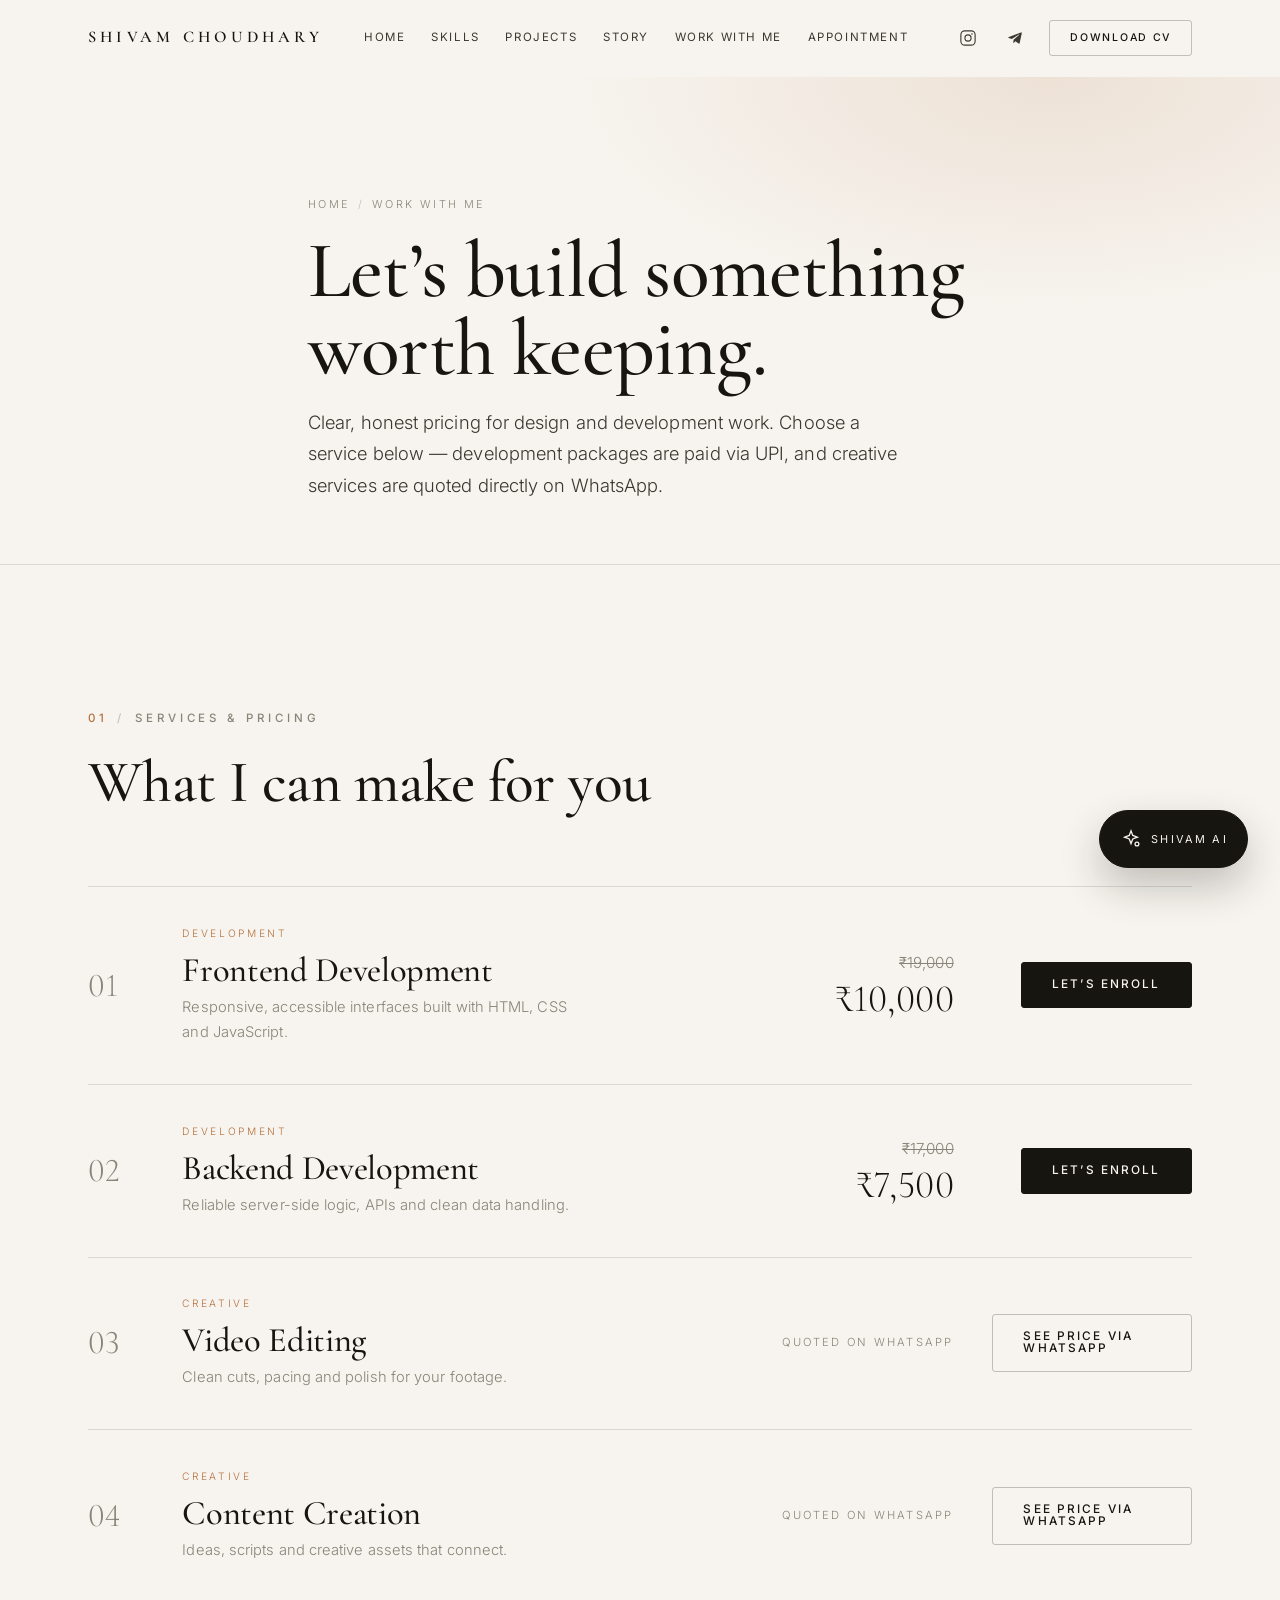
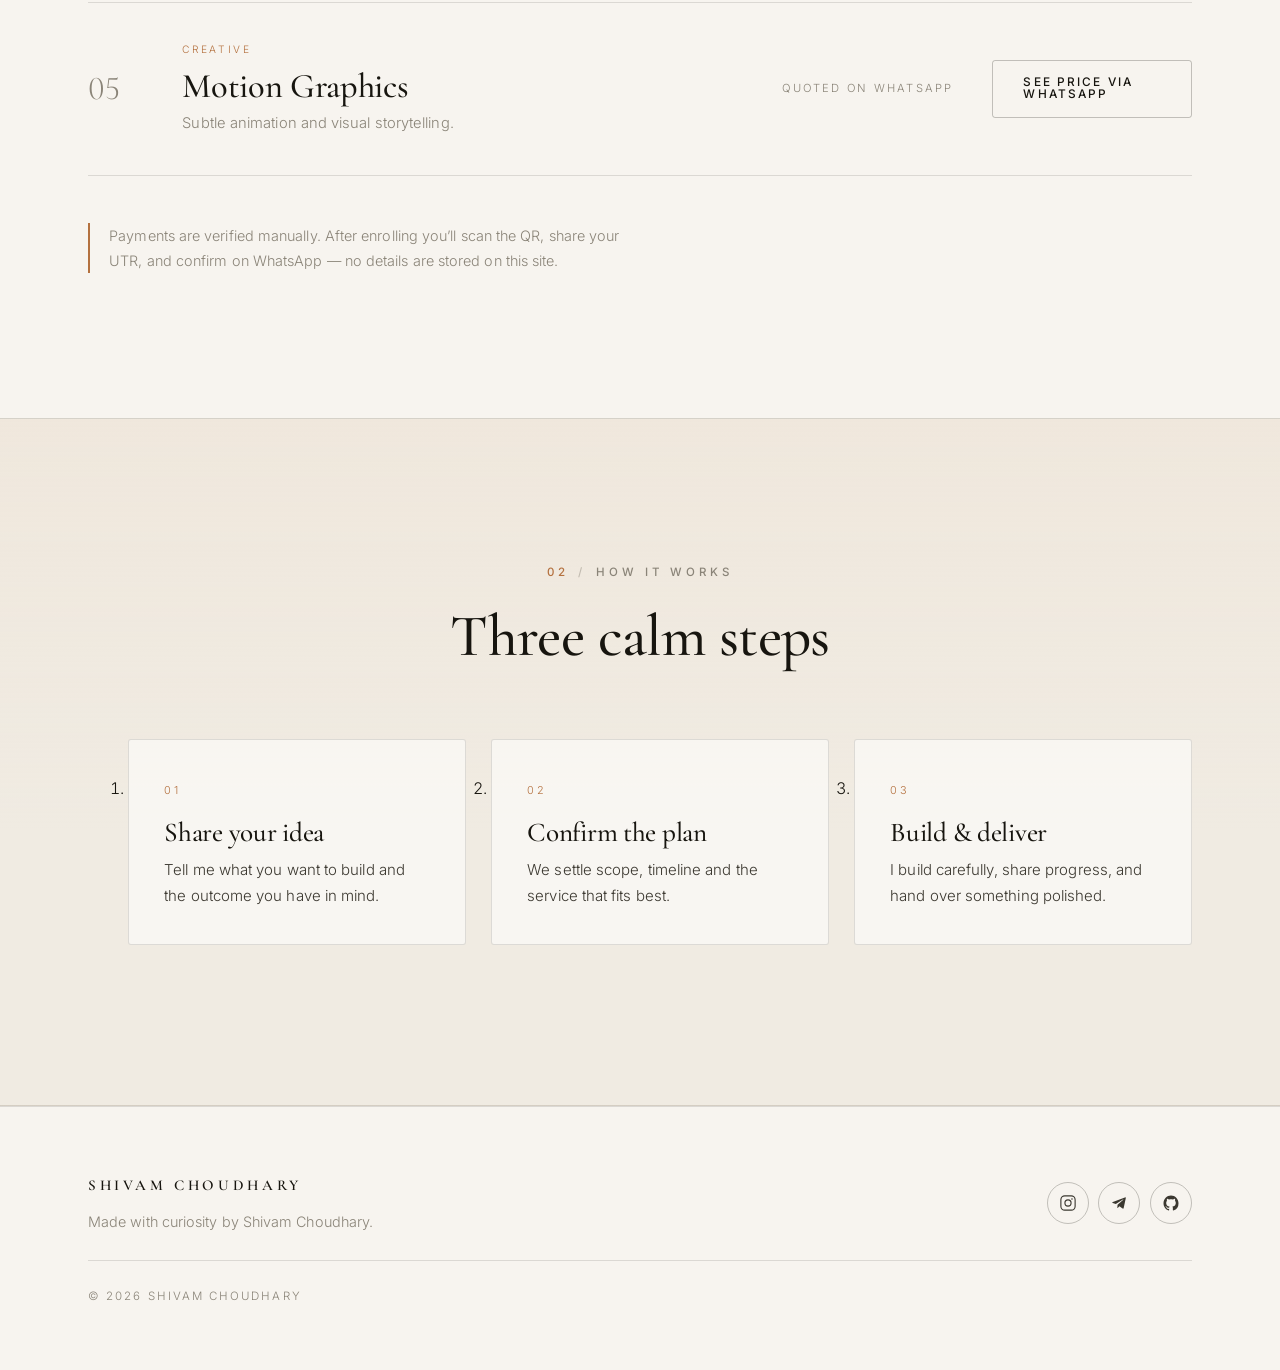
<file: work.html>
<!DOCTYPE html>
<html lang="en">
<head>
  <meta charset="UTF-8" />
  <meta name="viewport" content="width=device-width, initial-scale=1.0" />
  <meta name="description" content="Work with Shivam Choudhary — frontend and backend development services, plus video editing, content creation and motion graphics." />
  <meta name="theme-color" content="#F7F4EF" />
  <title>Work With Me — Shivam Choudhary</title>

  <link rel="preconnect" href="https://fonts.googleapis.com" />
  <link rel="preconnect" href="https://fonts.gstatic.com" crossorigin />
  <link href="https://fonts.googleapis.com/css2?family=Cormorant+Garamond:ital,wght@0,400;0,500;0,600;1,400&family=Inter:wght@300;400;500;600&display=swap" rel="stylesheet" />

  <link rel="stylesheet" href="work.css" />
  <link rel="icon" href="data:image/svg+xml,%3Csvg xmlns='http://www.w3.org/2000/svg' viewBox='0 0 100 100'%3E%3Ctext y='.9em' font-size='90' font-family='Georgia,serif' fill='%23B4713F'%3ES%3C/text%3E%3C/svg%3E" />
</head>
<body>
  <a class="skip-link" href="#services">Skip to content</a>

  <!-- ================= NAVIGATION ================= -->
  <header class="site-nav" id="siteNav">
    <div class="nav-inner">
      <a class="brand" href="index.html" aria-label="Shivam Choudhary — home">SHIVAM CHOUDHARY</a>

      <nav class="nav-links" id="navLinks" aria-label="Primary">
        <div class="nav-links-head">
          <span>Menu</span>
          <button class="nav-close" id="navClose" type="button" aria-label="Close menu">&times;</button>
        </div>
        <a href="index.html#home">Home</a>
        <a href="index.html#skills">Skills</a>
        <a href="index.html#projects">Projects</a>
        <a href="index.html#story">Story</a>
        <a href="work.html">Work With Me</a>
        <a href="index.html#appointment">Appointment</a>
        <div class="nav-links-foot">
          <a class="drawer-link" data-social="instagram" href="#" target="_blank" rel="noopener">
            <svg viewBox="0 0 24 24" aria-hidden="true"><rect x="2.5" y="2.5" width="19" height="19" rx="5.2"/><circle cx="12" cy="12" r="4.1"/><circle cx="17.3" cy="6.7" r="1.05" fill="currentColor" stroke="none"/></svg>
            Instagram
          </a>
          <a class="drawer-link" data-social="telegram" href="#" target="_blank" rel="noopener">
            <svg viewBox="0 0 24 24" aria-hidden="true"><path fill="currentColor" stroke="none" d="M9.78 18.65l.28-4.23 7.68-6.92c.34-.31-.07-.46-.52-.19L7.74 13.3 3.64 12c-.88-.25-.89-.86.2-1.3l15.97-6.16c.73-.33 1.43.18 1.15 1.3l-2.72 12.81c-.19.91-.74 1.13-1.5.71L12.6 16.3l-1.99 1.93c-.23.23-.42.42-.83.42z"/></svg>
            Telegram
          </a>
          <a class="btn btn-line" data-cv href="cv.jpg" download="Shivam-Choudhary-CV.jpg">Download CV</a>
        </div>
      </nav>

      <div class="nav-actions">
        <a class="icon-link" data-social="instagram" href="#" target="_blank" rel="noopener" aria-label="Instagram">
          <svg viewBox="0 0 24 24" aria-hidden="true"><rect x="2.5" y="2.5" width="19" height="19" rx="5.2"/><circle cx="12" cy="12" r="4.1"/><circle cx="17.3" cy="6.7" r="1.05" fill="currentColor" stroke="none"/></svg>
        </a>
        <a class="icon-link" data-social="telegram" href="#" target="_blank" rel="noopener" aria-label="Telegram">
          <svg viewBox="0 0 24 24" aria-hidden="true"><path fill="currentColor" stroke="none" d="M9.78 18.65l.28-4.23 7.68-6.92c.34-.31-.07-.46-.52-.19L7.74 13.3 3.64 12c-.88-.25-.89-.86.2-1.3l15.97-6.16c.73-.33 1.43.18 1.15 1.3l-2.72 12.81c-.19.91-.74 1.13-1.5.71L12.6 16.3l-1.99 1.93c-.23.23-.42.42-.83.42z"/></svg>
        </a>
        <a class="btn btn-line nav-cv" data-cv href="cv.jpg" download="Shivam-Choudhary-CV.jpg">Download CV</a>
        <button class="nav-toggle" id="navToggle" type="button" aria-label="Open menu" aria-expanded="false" aria-controls="navLinks">
          <span></span><span></span>
        </button>
      </div>
    </div>
  </header>

  <main>
    <!-- ================= PAGE HERO ================= -->
    <section class="page-hero">
      <div class="container page-hero-inner">
        <p class="breadcrumb reveal"><a href="index.html">Home</a><span>/</span>Work With Me</p>
        <h1 class="page-title reveal">Let&rsquo;s build something worth keeping.</h1>
        <p class="page-sub reveal">
          Clear, honest pricing for design and development work. Choose a service below &mdash;
          development packages are paid via UPI, and creative services are quoted directly on WhatsApp.
        </p>
      </div>
    </section>

    <!-- ================= SERVICES ================= -->
    <section class="section" id="services">
      <div class="container">
        <header class="section-head reveal">
          <p class="section-kicker"><span class="k-num">01</span><span class="k-slash">/</span>Services &amp; Pricing</p>
          <h2 class="section-title">What I can make for you</h2>
        </header>

        <div class="work-list" id="workList" aria-live="polite"></div>

        <p class="work-note reveal">
          Payments are verified manually. After enrolling you&rsquo;ll scan the QR, share your UTR,
          and confirm on WhatsApp &mdash; no details are stored on this site.
        </p>
      </div>
    </section>

    <!-- ================= PROCESS ================= -->
    <section class="section section-alt">
      <div class="container">
        <header class="section-head center reveal">
          <p class="section-kicker"><span class="k-num">02</span><span class="k-slash">/</span>How It Works</p>
          <h2 class="section-title">Three calm steps</h2>
        </header>
        <ol class="process">
          <li class="process-step reveal">
            <span class="process-num">01</span>
            <h3>Share your idea</h3>
            <p>Tell me what you want to build and the outcome you have in mind.</p>
          </li>
          <li class="process-step reveal">
            <span class="process-num">02</span>
            <h3>Confirm the plan</h3>
            <p>We settle scope, timeline and the service that fits best.</p>
          </li>
          <li class="process-step reveal">
            <span class="process-num">03</span>
            <h3>Build &amp; deliver</h3>
            <p>I build carefully, share progress, and hand over something polished.</p>
          </li>
        </ol>
      </div>
    </section>
  </main>

  <!-- ================= FOOTER ================= -->
  <footer class="site-footer">
    <div class="container footer-inner">
      <div class="footer-brand">
        <a class="brand" href="index.html">SHIVAM CHOUDHARY</a>
        <p>Made with curiosity by Shivam Choudhary.</p>
      </div>
      <nav class="footer-social" aria-label="Social links">
        <a data-social="instagram" href="#" target="_blank" rel="noopener" aria-label="Instagram">
          <svg viewBox="0 0 24 24" aria-hidden="true"><rect x="2.5" y="2.5" width="19" height="19" rx="5.2"/><circle cx="12" cy="12" r="4.1"/><circle cx="17.3" cy="6.7" r="1.05" fill="currentColor" stroke="none"/></svg>
        </a>
        <a data-social="telegram" href="#" target="_blank" rel="noopener" aria-label="Telegram">
          <svg viewBox="0 0 24 24" aria-hidden="true"><path fill="currentColor" stroke="none" d="M9.78 18.65l.28-4.23 7.68-6.92c.34-.31-.07-.46-.52-.19L7.74 13.3 3.64 12c-.88-.25-.89-.86.2-1.3l15.97-6.16c.73-.33 1.43.18 1.15 1.3l-2.72 12.81c-.19.91-.74 1.13-1.5.71L12.6 16.3l-1.99 1.93c-.23.23-.42.42-.83.42z"/></svg>
        </a>
        <a data-social="github" href="#" target="_blank" rel="noopener" aria-label="GitHub">
          <svg viewBox="0 0 24 24" aria-hidden="true"><path fill="currentColor" stroke="none" d="M12 2C6.48 2 2 6.58 2 12.26c0 4.5 2.87 8.32 6.84 9.67.5.09.68-.22.68-.48 0-.24-.01-.87-.01-1.7-2.78.62-3.37-1.37-3.37-1.37-.45-1.18-1.11-1.5-1.11-1.5-.91-.64.07-.62.07-.62 1 .07 1.53 1.06 1.53 1.06.89 1.56 2.34 1.11 2.91.85.09-.66.35-1.11.63-1.37-2.22-.26-4.56-1.14-4.56-5.07 0-1.12.39-2.03 1.03-2.75-.1-.26-.45-1.3.1-2.71 0 0 .84-.28 2.75 1.05.8-.23 1.65-.34 2.5-.34.85 0 1.7.11 2.5.34 1.91-1.33 2.75-1.05 2.75-1.05.55 1.41.2 2.45.1 2.71.64.72 1.03 1.63 1.03 2.75 0 3.94-2.34 4.8-4.57 5.06.36.32.68.94.68 1.9 0 1.37-.01 2.47-.01 2.81 0 .27.18.58.69.48A10.02 10.02 0 0 0 22 12.26C22 6.58 17.52 2 12 2z"/></svg>
        </a>
      </nav>
      <p class="footer-copy">&copy; <span data-year>2026</span> Shivam Choudhary</p>
    </div>
  </footer>

  <!-- ================= AI ASSISTANT ================= -->
  <div class="assistant" id="assistant">
    <button class="assistant-launch" id="assistantLaunch" type="button" aria-expanded="false" aria-controls="assistantPanel" aria-label="Open Shivam AI assistant">
      <span class="assistant-launch-ring" aria-hidden="true"></span>
      <svg class="assistant-launch-icon" viewBox="0 0 24 24" aria-hidden="true"><path d="M12 3l1.9 5.1L19 10l-5.1 1.9L12 17l-1.9-5.1L5 10l5.1-1.9L12 3z"/><circle cx="18.5" cy="17.5" r="2.1"/></svg>
      <span class="assistant-launch-label">Shivam AI</span>
    </button>

    <section class="assistant-panel" id="assistantPanel" role="dialog" aria-modal="false" aria-label="Shivam AI assistant" hidden>
      <header class="assistant-head">
        <div class="assistant-id">
          <span class="assistant-avatar" aria-hidden="true">S</span>
          <div>
            <strong>Shivam AI</strong>
            <span class="assistant-status"><i></i>Online &middot; demo</span>
          </div>
        </div>
        <button class="assistant-close" id="assistantClose" type="button" aria-label="Close assistant">&times;</button>
      </header>
      <div class="assistant-body" id="assistantBody" aria-live="polite"></div>
      <div class="assistant-quick" id="assistantQuick">
        <button type="button" data-quick="skills">View Skills</button>
        <button type="button" data-quick="projects">View Projects</button>
        <button type="button" data-quick="work">Work With Shivam</button>
        <button type="button" data-quick="appointment">Appointment</button>
        <button type="button" data-quick="contact">Contact</button>
      </div>
      <form class="assistant-input" id="assistantForm">
        <label class="sr-only" for="assistantField">Message Shivam AI</label>
        <input id="assistantField" type="text" name="message" placeholder="Ask about skills, projects, pricing&hellip;" autocomplete="off" />
        <button type="submit" aria-label="Send message">
          <svg viewBox="0 0 24 24" aria-hidden="true"><path d="M4 12l16-8-6 8 6 8-16-8z"/></svg>
        </button>
      </form>
    </section>
  </div>

  <div class="toast" id="toast" role="status" aria-live="polite"></div>

  <script src="script.js"></script>
  <script src="work.js"></script>
</body>
</html>
</file>
<file: style.css>
/* =========================================================
   SHIVAM CHOUDHARY — PORTFOLIO
   style.css — design system + home page
   ---------------------------------------------------------
   Contents
   01. Design tokens
   02. Reset & base
   03. Layout helpers
   04. Buttons
   05. Reveal animations
   06. Navigation
   07. Hero
   08. Skills
   09. Projects
   10. Story
   11. CTA
   12. Appointment plans
   13. Footer
   14. AI assistant
   15. Toast
   16. Shared inner-page components
   17. Responsive
   ========================================================= */

/* ============ 01. DESIGN TOKENS ============ */
:root {
  --paper: #f7f4ef;
  --paper-deep: #f0ebe2;
  --surface: #ffffff;
  --ink: #17150f;
  --ink-2: #3b3830;
  --muted: #8a8478;
  --line: rgba(23, 21, 15, 0.12);
  --line-strong: rgba(23, 21, 15, 0.24);
  --accent: #b4713f;
  --accent-deep: #8f552b;
  --accent-soft: #efe1d2;

  --font-display: "Cormorant Garamond", "Playfair Display", Georgia, "Times New Roman", serif;
  --font-body: "Inter", -apple-system, BlinkMacSystemFont, "Segoe UI", Roboto, Helvetica, Arial, sans-serif;

  --container: 1200px;
  --gutter: clamp(1.25rem, 4vw, 3rem);
  --nav-h: 76px;
  --radius: 3px;
  --radius-lg: 14px;

  --ease: cubic-bezier(0.22, 0.72, 0.18, 1);
  --shadow-sm: 0 10px 30px rgba(23, 21, 15, 0.06);
  --shadow-lg: 0 30px 70px rgba(23, 21, 15, 0.16);
}

/* ============ 02. RESET & BASE ============ */
*,
*::before,
*::after { box-sizing: border-box; }

html {
  scroll-behavior: smooth;
  scroll-padding-top: calc(var(--nav-h) + 24px);
  -webkit-text-size-adjust: 100%;
}

body {
  margin: 0;
  background-color: var(--paper);
  color: var(--ink);
  font-family: var(--font-body);
  font-size: 16px;
  font-weight: 300;
  line-height: 1.7;
  letter-spacing: 0.005em;
  overflow-x: hidden;
  -webkit-font-smoothing: antialiased;
  text-rendering: optimizeLegibility;
}

body.menu-open { overflow: hidden; }
body.menu-open .assistant { opacity: 0; visibility: hidden; pointer-events: none; }
.assistant { transition: opacity 0.3s var(--ease), visibility 0.3s var(--ease); }

img { max-width: 100%; display: block; }
a { color: inherit; text-decoration: none; }
button { font-family: inherit; }
ul { list-style: none; margin: 0; padding: 0; }

h1, h2, h3, h4 {
  margin: 0;
  font-family: var(--font-display);
  font-weight: 500;
  line-height: 1.06;
  letter-spacing: -0.01em;
}

p { margin: 0; }
s { text-decoration-thickness: 1px; }

::selection { background: var(--accent); color: #fff; }

:focus-visible {
  outline: 2px solid var(--accent);
  outline-offset: 3px;
  border-radius: 2px;
}

/* ============ 03. LAYOUT HELPERS ============ */
.container {
  width: 100%;
  max-width: var(--container);
  margin-inline: auto;
  padding-inline: var(--gutter);
}

.section { padding: clamp(5rem, 12vw, 9rem) 0; }
.section-alt {
  background:
    linear-gradient(180deg, rgba(239, 225, 210, 0.32), rgba(239, 225, 210, 0) 60%),
    var(--paper-deep);
  border-block: 1px solid var(--line);
}

.sr-only {
  position: absolute; width: 1px; height: 1px;
  padding: 0; margin: -1px; overflow: hidden;
  clip: rect(0 0 0 0); white-space: nowrap; border: 0;
}

.skip-link {
  position: absolute; left: 50%; top: -60px; transform: translateX(-50%);
  z-index: 200; background: var(--ink); color: var(--paper);
  padding: 0.7rem 1.2rem; font-size: 0.75rem; letter-spacing: 0.12em;
  text-transform: uppercase; border-radius: 0 0 4px 4px; transition: top 0.3s var(--ease);
}
.skip-link:focus { top: 0; }

.section-head { max-width: 640px; margin-bottom: clamp(2.5rem, 6vw, 4.5rem); }
.section-head.center { margin-inline: auto; text-align: center; }

.section-kicker {
  display: flex; align-items: baseline; gap: 0.6rem;
  font-size: 0.72rem; font-weight: 500; letter-spacing: 0.34em;
  text-transform: uppercase; color: var(--muted); margin-bottom: 1.4rem;
}
.section-head.center .section-kicker { justify-content: center; }
.k-num { color: var(--accent); }
.k-slash { opacity: 0.45; }

.section-title { font-size: clamp(2.2rem, 5.4vw, 3.7rem); }
.section-lead { margin-top: 1.2rem; color: var(--ink-2); font-size: 1.02rem; max-width: 46ch; }
.section-head.center .section-lead { margin-inline: auto; }

/* Lining figures so numeric displays stay crisp and legible */
.project-index,
.work-index,
.work-price .now,
.plan-price span,
.appt-price span,
.pay-amount strong {
  font-variant-numeric: lining-nums;
  font-feature-settings: "lnum" 1;
}

/* ============ 04. BUTTONS ============ */
.btn {
  --btn-bg: transparent;
  --btn-fg: var(--ink);
  position: relative;
  display: inline-flex; align-items: center; justify-content: center;
  gap: 0.6rem;
  padding: 1rem 1.9rem;
  background: var(--btn-bg);
  color: var(--btn-fg);
  border: 1px solid var(--line-strong);
  border-radius: var(--radius);
  font-size: 0.74rem; font-weight: 500;
  letter-spacing: 0.18em; text-transform: uppercase;
  line-height: 1; cursor: pointer;
  transition: background 0.45s var(--ease), color 0.45s var(--ease),
    border-color 0.45s var(--ease), transform 0.35s var(--ease), box-shadow 0.45s var(--ease);
}
.btn:hover { transform: translateY(-2px); }
.btn:active { transform: translateY(0); }

.btn-primary { --btn-bg: var(--ink); --btn-fg: var(--paper); border-color: var(--ink); }
.btn-primary:hover { --btn-bg: var(--accent); --btn-fg: #fff; border-color: var(--accent); box-shadow: 0 14px 30px rgba(180, 113, 63, 0.28); }

.btn-ghost { --btn-bg: transparent; --btn-fg: var(--ink); }
.btn-ghost:hover { --btn-bg: var(--ink); --btn-fg: var(--paper); border-color: var(--ink); }

.btn-line { padding: 0.72rem 1.25rem; font-size: 0.66rem; letter-spacing: 0.16em; }
.btn-line:hover { --btn-bg: var(--ink); --btn-fg: var(--paper); border-color: var(--ink); }

.btn-mini {
  padding: 0.62rem 1.05rem; font-size: 0.62rem; letter-spacing: 0.16em;
  border-color: var(--line-strong);
}
.btn-mini:hover { --btn-bg: var(--accent); --btn-fg: #fff; border-color: var(--accent); }

.btn-block { width: 100%; }
.btn[disabled], .btn.is-disabled { opacity: 0.45; pointer-events: none; }

/* ============ 05. REVEAL ANIMATIONS ============ */
.reveal {
  opacity: 0;
  transform: translateY(26px);
  transition: opacity 0.9s var(--ease), transform 0.9s var(--ease);
  will-change: opacity, transform;
}
.reveal.is-visible { opacity: 1; transform: none; }

@keyframes imgReveal {
  from { clip-path: inset(0 0 100% 0); transform: scale(1.06); }
  to { clip-path: inset(0 0 0 0); transform: scale(1); }
}

/* ============ 06. NAVIGATION ============ */
.site-nav {
  position: sticky; top: 0; z-index: 100;
  background: rgba(247, 244, 239, 0.82);
  backdrop-filter: saturate(140%) blur(14px);
  -webkit-backdrop-filter: saturate(140%) blur(14px);
  border-bottom: 1px solid transparent;
  transition: border-color 0.4s var(--ease), background 0.4s var(--ease);
}
.site-nav.is-stuck { border-bottom-color: var(--line); }

.nav-inner {
  max-width: var(--container); margin-inline: auto;
  padding-inline: var(--gutter);
  height: var(--nav-h);
  display: flex; align-items: center; justify-content: space-between; gap: 1.5rem;
}

.brand {
  font-family: var(--font-display); font-size: 1.02rem; font-weight: 600;
  letter-spacing: 0.26em; text-transform: uppercase; white-space: nowrap;
  transition: color 0.4s var(--ease);
}
.brand:hover { color: var(--accent); }

.nav-links { display: flex; align-items: center; gap: clamp(1rem, 2vw, 1.9rem); }
.nav-links > a {
  position: relative; font-size: 0.72rem; font-weight: 400;
  letter-spacing: 0.14em; text-transform: uppercase; color: var(--ink-2);
  transition: color 0.35s var(--ease);
}
.nav-links > a::after {
  content: ""; position: absolute; left: 0; bottom: -6px; height: 1px; width: 100%;
  background: var(--accent); transform: scaleX(0); transform-origin: left;
  transition: transform 0.4s var(--ease);
}
.nav-links > a:hover,
.nav-links > a.is-active { color: var(--ink); }
.nav-links > a:hover::after,
.nav-links > a.is-active::after { transform: scaleX(1); }
.nav-links-head, .nav-links-foot { display: none; }

.nav-actions { display: flex; align-items: center; gap: 0.55rem; }

.icon-link {
  display: inline-flex; align-items: center; justify-content: center;
  width: 38px; height: 38px; border-radius: 50%;
  border: 1px solid transparent; color: var(--ink-2);
  transition: color 0.35s var(--ease), border-color 0.35s var(--ease), transform 0.35s var(--ease);
}
.icon-link svg { width: 18px; height: 18px; fill: none; stroke: currentColor; stroke-width: 1.5; }
.icon-link:hover { color: var(--accent); border-color: var(--line-strong); transform: translateY(-2px); }

.nav-cv { margin-left: 0.4rem; }

.nav-toggle {
  display: none; width: 44px; height: 44px;
  background: transparent; border: 1px solid var(--line-strong); border-radius: 50%;
  cursor: pointer; position: relative;
}
.nav-toggle span {
  position: absolute; left: 50%; top: 50%; width: 18px; height: 1.5px;
  background: var(--ink); transform: translate(-50%, -50%);
  transition: transform 0.4s var(--ease), opacity 0.3s var(--ease);
}
.nav-toggle span:first-child { transform: translate(-50%, calc(-50% - 4px)); }
.nav-toggle span:last-child { transform: translate(-50%, calc(-50% + 4px)); }
.nav-toggle[aria-expanded="true"] span:first-child { transform: translate(-50%, -50%) rotate(45deg); }
.nav-toggle[aria-expanded="true"] span:last-child { transform: translate(-50%, -50%) rotate(-45deg); }

.nav-close {
  background: transparent; border: 1px solid var(--line-strong); border-radius: 50%;
  width: 38px; height: 38px; font-size: 1.3rem; line-height: 1; cursor: pointer; color: var(--ink);
}

body.menu-open::after {
  content: ""; position: fixed; inset: 0; z-index: 90;
  background: rgba(23, 21, 15, 0.4); animation: fadeIn 0.4s var(--ease);
}
@keyframes fadeIn { from { opacity: 0; } to { opacity: 1; } }

/* ============ 07. HERO ============ */
.hero {
  position: relative;
  padding: clamp(3rem, 7vw, 5.5rem) 0 0;
  overflow: hidden;
}
.hero::before {
  content: ""; position: absolute; inset: 0; pointer-events: none;
  background:
    radial-gradient(60% 55% at 88% 12%, rgba(180, 113, 63, 0.14), transparent 70%),
    radial-gradient(40% 40% at 4% 92%, rgba(239, 225, 210, 0.7), transparent 70%);
}

.hero-grid {
  position: relative;
  display: grid; grid-template-columns: 1.12fr 0.88fr;
  gap: clamp(2rem, 6vw, 5rem); align-items: center;
  min-height: calc(100svh - var(--nav-h) - 90px);
  padding-bottom: clamp(2rem, 5vw, 4rem);
}

.eyebrow {
  font-size: 0.74rem; font-weight: 500; letter-spacing: 0.4em;
  text-transform: uppercase; color: var(--accent); margin-bottom: 1.4rem;
}
.hero-name {
  font-size: clamp(3.2rem, 9vw, 7rem);
  line-height: 0.94; margin-bottom: 1.2rem;
}
.hero-role {
  display: flex; flex-wrap: wrap; align-items: center; gap: 0.65rem;
  font-size: clamp(0.95rem, 1.6vw, 1.12rem); color: var(--ink-2);
  letter-spacing: 0.02em;
}
.hero-role i { color: var(--accent); font-style: normal; }
.hero-loc {
  display: inline-flex; align-items: center; gap: 0.5rem;
  margin-top: 0.9rem; font-size: 0.82rem; letter-spacing: 0.08em; color: var(--muted);
}
.hero-loc svg { width: 15px; height: 15px; fill: none; stroke: currentColor; stroke-width: 1.5; }

.hero-text {
  margin-top: 1.8rem; padding-top: 1.8rem;
  border-top: 1px solid var(--line);
  font-family: var(--font-display); font-size: clamp(1.3rem, 2.4vw, 1.8rem);
  line-height: 1.4; color: var(--ink); max-width: 30ch;
}
.hero-actions { display: flex; flex-wrap: wrap; gap: 0.9rem; margin-top: 2.4rem; }

.hero-portrait { margin: 0; justify-self: center; width: min(100%, 400px); }
.portrait-frame {
  position: relative; padding: 14px;
  background: var(--paper); border: 1px solid var(--line-strong);
  isolation: isolate;
}
.portrait-frame::before {
  content: ""; position: absolute; inset: 22px -14px -14px 22px;
  border: 1px solid var(--accent); opacity: 0.5; z-index: -1;
}
.portrait-frame::after {
  content: ""; position: absolute; inset: 0; z-index: 1; pointer-events: none;
  border: 1px solid rgba(255, 255, 255, 0.5); mix-blend-mode: overlay;
}
.portrait-frame img {
  aspect-ratio: 3 / 4; width: 100%; object-fit: cover;
  filter: saturate(0.94) contrast(1.02);
}
.hero-portrait.is-visible .portrait-frame img { animation: imgReveal 1.1s var(--ease) both; }

.hero-portrait figcaption {
  display: flex; align-items: center; gap: 0.8rem;
  margin-top: 1.1rem; font-size: 0.7rem; letter-spacing: 0.16em;
  text-transform: uppercase; color: var(--muted);
}
.cap-line { width: 34px; height: 1px; background: var(--accent); display: inline-block; }

.hero-foot { border-top: 1px solid var(--line); }
.hero-foot-inner {
  display: flex; align-items: center; justify-content: space-between;
  gap: 1rem; padding-block: 1.1rem;
  font-size: 0.68rem; letter-spacing: 0.2em; text-transform: uppercase; color: var(--muted);
}
.scroll-hint { display: inline-flex; align-items: center; gap: 0.7rem; }
.scroll-line { width: 44px; height: 1px; background: var(--line-strong); position: relative; overflow: hidden; }
.scroll-line::after {
  content: ""; position: absolute; inset: 0; background: var(--accent);
  transform: translateX(-100%); animation: scrollSlide 2.6s var(--ease) infinite;
}
@keyframes scrollSlide { 0% { transform: translateX(-100%); } 60%, 100% { transform: translateX(100%); } }

/* ============ 08. SKILLS ============ */
.skills-grid {
  display: grid; grid-template-columns: repeat(2, 1fr);
  border-top: 1px solid var(--line); border-left: 1px solid var(--line);
}
.skill {
  position: relative; overflow: hidden;
  padding: clamp(1.5rem, 3.2vw, 2.4rem);
  border-right: 1px solid var(--line); border-bottom: 1px solid var(--line);
  transition: background 0.6s var(--ease);
}
.skill::before {
  content: ""; position: absolute; left: 0; bottom: 0; height: 2px; width: 100%;
  background: var(--accent); transform: scaleX(0); transform-origin: left;
  transition: transform 0.6s var(--ease);
}
.skill:hover { background: rgba(255, 255, 255, 0.72); }
.skill:hover::before { transform: scaleX(1); }

.skill-num {
  display: block; font-size: 0.68rem; letter-spacing: 0.3em;
  color: var(--muted); margin-bottom: 1.6rem; transition: color 0.5s var(--ease);
}
.skill:hover .skill-num { color: var(--accent); }
.skill-name {
  font-size: clamp(1.5rem, 3vw, 2.05rem);
  transition: transform 0.55s var(--ease), color 0.55s var(--ease);
}
.skill:hover .skill-name { transform: translateX(8px); color: var(--accent-deep); }
.skill-desc { margin-top: 0.5rem; color: var(--muted); font-size: 0.9rem; }

/* ============ 09. PROJECTS ============ */
.project-list { border-top: 1px solid var(--line); }
.project {
  display: grid; grid-template-columns: auto 1fr auto;
  gap: clamp(1.2rem, 4vw, 3rem); align-items: center;
  padding: clamp(1.6rem, 4vw, 2.6rem) 0;
  border-bottom: 1px solid var(--line);
  transition: padding 0.55s var(--ease), background 0.55s var(--ease);
}
.project:hover { background: rgba(255, 255, 255, 0.5); padding-inline: clamp(0.8rem, 2vw, 1.6rem); }

.project-index {
  font-family: var(--font-display); font-size: clamp(1.6rem, 3vw, 2.4rem);
  color: var(--muted); line-height: 1;
  transition: color 0.5s var(--ease);
}
.project:hover .project-index { color: var(--accent); }

.project-cat {
  font-size: 0.66rem; letter-spacing: 0.26em; text-transform: uppercase;
  color: var(--accent); margin-bottom: 0.7rem;
}
.project-title { font-size: clamp(1.7rem, 3.6vw, 2.6rem); margin-bottom: 0.5rem; }
.project-desc { color: var(--ink-2); font-size: 0.98rem; max-width: 52ch; }

.project-foot { display: flex; flex-direction: column; align-items: flex-end; gap: 0.9rem; }
.status {
  display: inline-flex; align-items: center; gap: 0.5rem;
  font-size: 0.64rem; letter-spacing: 0.2em; text-transform: uppercase; color: var(--muted);
}
.status i { width: 6px; height: 6px; border-radius: 50%; background: var(--accent); animation: pulse 2.4s var(--ease) infinite; }
@keyframes pulse { 0%, 100% { opacity: 1; transform: scale(1); } 50% { opacity: 0.35; transform: scale(0.7); } }

/* ============ 10. STORY ============ */
.story-grid { display: grid; grid-template-columns: 0.85fr 1.15fr; gap: clamp(2rem, 6vw, 5rem); }
.story-heading { position: sticky; top: calc(var(--nav-h) + 40px); align-self: start; margin-bottom: 0; }

.timeline { position: relative; padding-left: 2.2rem; }
.timeline::before {
  content: ""; position: absolute; left: 4px; top: 8px; bottom: 8px; width: 1px;
  background: linear-gradient(180deg, var(--line-strong), var(--line) 70%, transparent);
}
.tl-item { position: relative; padding-bottom: clamp(2rem, 5vw, 3.2rem); }
.tl-item:last-child { padding-bottom: 0; }
.tl-dot {
  position: absolute; left: -2.2rem; top: 8px; width: 9px; height: 9px;
  border-radius: 50%; background: var(--paper); border: 1px solid var(--accent);
}
.tl-dot::after {
  content: ""; position: absolute; inset: 2px; border-radius: 50%;
  background: var(--accent); transform: scale(0); transition: transform 0.5s var(--ease);
}
.tl-item.is-visible .tl-dot::after { transform: scale(1); }
.tl-year {
  display: block; font-size: 0.68rem; letter-spacing: 0.3em; text-transform: uppercase;
  color: var(--accent); margin-bottom: 0.7rem;
}
.tl-text { font-size: clamp(1rem, 1.7vw, 1.16rem); color: var(--ink-2); line-height: 1.8; }

/* ============ 11. CTA ============ */
.cta-section {
  position: relative; text-align: center; overflow: hidden;
  padding: clamp(5rem, 13vw, 10rem) 0;
  border-block: 1px solid var(--line);
  background:
    radial-gradient(55% 120% at 50% 0%, rgba(180, 113, 63, 0.16), transparent 70%),
    var(--paper);
}
.cta-kicker {
  font-size: 0.72rem; letter-spacing: 0.4em; text-transform: uppercase;
  color: var(--accent); margin-bottom: 1.6rem;
}
.cta-title {
  font-size: clamp(2.6rem, 9vw, 6.5rem); line-height: 0.98;
  text-transform: uppercase; letter-spacing: 0.01em;
}
.cta-sub { margin-top: 1.4rem; color: var(--ink-2); font-size: clamp(1rem, 1.8vw, 1.2rem); }
.cta-actions { margin-top: 2.6rem; display: flex; justify-content: center; }

/* ============ 12. APPOINTMENT PLANS ============ */
.plan-grid { display: grid; grid-template-columns: repeat(3, 1fr); gap: clamp(1rem, 2vw, 1.6rem); }
.plan {
  display: flex; flex-direction: column; gap: 1.6rem;
  padding: clamp(1.8rem, 3vw, 2.4rem);
  background: rgba(255, 255, 255, 0.6);
  border: 1px solid var(--line); border-radius: var(--radius);
  transition: transform 0.5s var(--ease), border-color 0.5s var(--ease), background 0.5s var(--ease), box-shadow 0.5s var(--ease);
}
.plan:hover {
  transform: translateY(-6px); border-color: var(--accent);
  background: var(--surface); box-shadow: var(--shadow-sm);
}
.plan-top { border-bottom: 1px solid var(--line); padding-bottom: 1.2rem; }
.plan-name {
  font-size: clamp(1.6rem, 2.6vw, 2.1rem);
  text-transform: uppercase; letter-spacing: 0.04em; margin-bottom: 0.5rem;
}
.plan-tag { font-size: 0.86rem; color: var(--muted); }
.plan-price { display: flex; align-items: baseline; gap: 0.8rem; margin-top: auto; }
.plan-price s { color: var(--muted); font-size: 1.05rem; }
.plan-price span { font-family: var(--font-display); font-size: clamp(2rem, 3.6vw, 2.8rem); color: var(--ink); }
.plan-btn { margin-top: 0.2rem; }

/* ============ 13. FOOTER ============ */
.site-footer { border-top: 1px solid var(--line); padding: clamp(2.5rem, 5vw, 4rem) 0; }
.footer-inner {
  display: grid; grid-template-columns: 1fr auto; align-items: center;
  gap: 1.6rem 2rem;
}
.footer-brand .brand { font-size: 0.94rem; letter-spacing: 0.24em; }
.footer-brand p { margin-top: 0.7rem; color: var(--muted); font-size: 0.9rem; }
.footer-social { display: flex; gap: 0.6rem; }
.footer-social a {
  display: inline-flex; align-items: center; justify-content: center;
  width: 42px; height: 42px; border-radius: 50%;
  border: 1px solid var(--line-strong); color: var(--ink-2);
  transition: color 0.35s var(--ease), border-color 0.35s var(--ease), transform 0.35s var(--ease), background 0.35s var(--ease);
}
.footer-social svg { width: 18px; height: 18px; fill: none; stroke: currentColor; stroke-width: 1.5; }
.footer-social a:hover { color: var(--paper); background: var(--accent); border-color: var(--accent); transform: translateY(-3px); }
.footer-copy {
  grid-column: 1 / -1; padding-top: 1.6rem; border-top: 1px solid var(--line);
  font-size: 0.72rem; letter-spacing: 0.18em; text-transform: uppercase; color: var(--muted);
}

/* ============ 14. AI ASSISTANT ============ */
.assistant {
  position: fixed; right: clamp(1rem, 3vw, 2rem); bottom: clamp(1rem, 3vw, 2rem);
  z-index: 130;
}
.assistant-launch {
  position: relative; display: inline-flex; align-items: center; gap: 0.6rem;
  height: 58px; padding: 0 1.2rem; border-radius: 999px;
  background: var(--ink); color: var(--paper); border: 1px solid var(--ink);
  cursor: pointer; overflow: hidden;
  box-shadow: 0 18px 40px rgba(23, 21, 15, 0.24);
  transition: transform 0.4s var(--ease), background 0.4s var(--ease), box-shadow 0.4s var(--ease);
}
.assistant-launch:hover { transform: translateY(-3px); background: var(--accent); border-color: var(--accent); }
.assistant-launch-icon { width: 22px; height: 22px; fill: none; stroke: currentColor; stroke-width: 1.4; flex: none; }
.assistant-launch-label {
  font-size: 0.68rem; letter-spacing: 0.2em; text-transform: uppercase; white-space: nowrap;
}
.assistant-launch-ring {
  position: absolute; inset: 0; border-radius: inherit; pointer-events: none;
  box-shadow: 0 0 0 0 rgba(180, 113, 63, 0.5);
  animation: ring 3.4s var(--ease) infinite;
}
@keyframes ring {
  0% { box-shadow: 0 0 0 0 rgba(180, 113, 63, 0.42); }
  70%, 100% { box-shadow: 0 0 0 16px rgba(180, 113, 63, 0); }
}

.assistant-panel {
  position: absolute; right: 0; bottom: calc(100% + 14px);
  width: min(370px, calc(100vw - 2rem));
  height: min(560px, 72vh);
  display: flex; flex-direction: column;
  background: var(--surface); border: 1px solid var(--line);
  border-radius: var(--radius-lg); overflow: hidden;
  box-shadow: var(--shadow-lg);
  transform-origin: bottom right;
  animation: panelIn 0.4s var(--ease) both;
}
.assistant-panel[hidden] { display: none; }
@keyframes panelIn { from { opacity: 0; transform: translateY(14px) scale(0.97); } to { opacity: 1; transform: none; } }

.assistant-head {
  display: flex; align-items: center; justify-content: space-between;
  padding: 1rem 1.1rem; border-bottom: 1px solid var(--line);
  background: linear-gradient(180deg, rgba(239, 225, 210, 0.5), transparent);
}
.assistant-id { display: flex; align-items: center; gap: 0.8rem; }
.assistant-avatar {
  width: 42px; height: 42px; border-radius: 50%;
  display: grid; place-items: center;
  background: var(--ink); color: var(--paper);
  font-family: var(--font-display); font-size: 1.3rem;
}
.assistant-id strong { display: block; font-size: 0.95rem; font-weight: 500; letter-spacing: 0.02em; }
.assistant-status { display: inline-flex; align-items: center; gap: 0.4rem; font-size: 0.66rem; letter-spacing: 0.14em; text-transform: uppercase; color: var(--muted); }
.assistant-status i { width: 6px; height: 6px; border-radius: 50%; background: #4d8b5f; }
.assistant-close { background: transparent; border: none; font-size: 1.5rem; line-height: 1; cursor: pointer; color: var(--muted); padding: 0.2rem 0.4rem; }
.assistant-close:hover { color: var(--ink); }

.assistant-body { flex: 1; overflow-y: auto; padding: 1.1rem; display: flex; flex-direction: column; gap: 0.7rem; }
.msg { max-width: 84%; padding: 0.72rem 0.95rem; border-radius: 12px; font-size: 0.9rem; line-height: 1.55; animation: msgIn 0.35s var(--ease) both; }
.msg p + p { margin-top: 0.5rem; }
.msg a { color: var(--accent-deep); text-decoration: underline; text-underline-offset: 2px; }
@keyframes msgIn { from { opacity: 0; transform: translateY(8px); } to { opacity: 1; transform: none; } }
.msg-bot { align-self: flex-start; background: var(--paper-deep); color: var(--ink); border: 1px solid var(--line); border-bottom-left-radius: 4px; }
.msg-user { align-self: flex-end; background: var(--ink); color: var(--paper); border-bottom-right-radius: 4px; }

.typing { display: inline-flex; gap: 4px; align-items: center; }
.typing i { width: 6px; height: 6px; border-radius: 50%; background: var(--muted); animation: typing 1.2s var(--ease) infinite; }
.typing i:nth-child(2) { animation-delay: 0.15s; }
.typing i:nth-child(3) { animation-delay: 0.3s; }
@keyframes typing { 0%, 60%, 100% { opacity: 0.3; transform: translateY(0); } 30% { opacity: 1; transform: translateY(-3px); } }

.assistant-quick { display: flex; flex-wrap: wrap; gap: 0.45rem; padding: 0 1.1rem 0.7rem; }
.assistant-quick button {
  padding: 0.45rem 0.75rem; font-size: 0.66rem; letter-spacing: 0.08em;
  background: transparent; border: 1px solid var(--line-strong); border-radius: 999px;
  color: var(--ink-2); cursor: pointer;
  transition: background 0.3s var(--ease), color 0.3s var(--ease), border-color 0.3s var(--ease);
}
.assistant-quick button:hover { background: var(--accent); color: #fff; border-color: var(--accent); }

.assistant-input { display: flex; align-items: center; gap: 0.5rem; padding: 0.8rem 1.1rem; border-top: 1px solid var(--line); }
.assistant-input input {
  flex: 1; border: 1px solid var(--line); border-radius: 999px;
  padding: 0.65rem 1rem; font-family: inherit; font-size: 0.88rem;
  background: var(--paper); color: var(--ink);
}
.assistant-input input::placeholder { color: var(--muted); }
.assistant-input input:focus { outline: none; border-color: var(--accent); }
.assistant-input button {
  width: 40px; height: 40px; flex: none; border-radius: 50%;
  border: none; background: var(--ink); color: var(--paper); cursor: pointer;
  display: grid; place-items: center;
  transition: background 0.3s var(--ease), transform 0.3s var(--ease);
}
.assistant-input button svg { width: 17px; height: 17px; fill: currentColor; stroke: none; }
.assistant-input button:hover { background: var(--accent); transform: scale(1.06); }

/* ============ 15. TOAST ============ */
.toast {
  position: fixed; left: 50%; bottom: clamp(1rem, 3vw, 2rem); z-index: 140;
  transform: translate(-50%, 140%);
  background: var(--ink); color: var(--paper);
  padding: 0.85rem 1.3rem; border-radius: 999px;
  font-size: 0.78rem; letter-spacing: 0.04em; max-width: min(90vw, 420px);
  box-shadow: var(--shadow-lg);
  transition: transform 0.5s var(--ease), opacity 0.4s var(--ease);
  opacity: 0; text-align: center; pointer-events: none;
}
.toast.is-visible { transform: translate(-50%, 0); opacity: 1; }

/* ============ 16. SHARED INNER-PAGE COMPONENTS ============ */
.page-hero {
  position: relative; overflow: hidden;
  padding: clamp(3.5rem, 9vw, 7rem) 0 clamp(2.5rem, 6vw, 4rem);
  border-bottom: 1px solid var(--line);
}
.page-hero::before {
  content: ""; position: absolute; inset: 0; pointer-events: none;
  background: radial-gradient(55% 70% at 82% 0%, rgba(180, 113, 63, 0.14), transparent 70%);
}
.page-hero-inner { position: relative; max-width: 760px; }
.page-title { font-size: clamp(2.4rem, 7vw, 5rem); line-height: 0.98; margin: 1rem 0 1.1rem; }
.page-sub { color: var(--ink-2); font-size: clamp(1rem, 1.8vw, 1.15rem); max-width: 56ch; }
.breadcrumb {
  display: inline-flex; align-items: center; gap: 0.5rem;
  font-size: 0.68rem; letter-spacing: 0.22em; text-transform: uppercase; color: var(--muted);
}
.breadcrumb a:hover { color: var(--accent); }
.breadcrumb span { opacity: 0.5; }

/* ============ 17. RESPONSIVE ============ */
@media (max-width: 1080px) {
  .hero-grid { grid-template-columns: 1fr; min-height: auto; }
  .hero-portrait { justify-self: start; width: min(78%, 360px); margin-top: 1rem; }
  .story-grid { grid-template-columns: 1fr; }
  .story-heading { position: static; }
  .plan-grid { grid-template-columns: 1fr; max-width: 520px; margin-inline: auto; }
}

@media (max-width: 980px) {
  .nav-toggle { display: inline-flex; }
  .nav-actions .icon-link,
  .nav-actions .nav-cv { display: none; }

  .nav-links {
    position: fixed; top: 0; right: 0; z-index: 95;
    height: 100dvh; width: min(86vw, 360px);
    flex-direction: column; align-items: flex-start; justify-content: flex-start;
    gap: 1.4rem; padding: 1.6rem 1.8rem 2.4rem;
    background: var(--paper); border-left: 1px solid var(--line);
    box-shadow: -30px 0 60px rgba(23, 21, 15, 0.1);
    transform: translateX(105%); transition: transform 0.55s var(--ease);
    overflow-y: auto;
  }
  .nav-links.is-open { transform: none; }
  .nav-links-head {
    display: flex; align-items: center; justify-content: space-between;
    width: 100%; padding-bottom: 1.2rem; margin-bottom: 0.4rem;
    border-bottom: 1px solid var(--line);
    font-size: 0.68rem; letter-spacing: 0.28em; text-transform: uppercase; color: var(--muted);
  }
  .nav-links > a {
    font-family: var(--font-display); font-size: 1.5rem; letter-spacing: 0.01em;
    text-transform: none; color: var(--ink);
  }
  .nav-links > a::after { display: none; }
  .nav-links-foot {
    display: flex; flex-direction: column; gap: 1rem; width: 100%;
    margin-top: 1rem; padding-top: 1.6rem; border-top: 1px solid var(--line);
  }
  .drawer-link {
    display: inline-flex; align-items: center; gap: 0.7rem;
    font-size: 0.9rem; color: var(--ink-2);
  }
  .drawer-link svg { width: 18px; height: 18px; fill: none; stroke: currentColor; stroke-width: 1.5; }
  .nav-links-foot .btn-line { align-self: flex-start; }
}

@media (max-width: 760px) {
  .skills-grid { grid-template-columns: 1fr; }
  .project { grid-template-columns: auto 1fr; align-items: start; }
  .project-foot { grid-column: 1 / -1; flex-direction: row; align-items: center; justify-content: space-between; margin-top: 0.8rem; }
  .footer-inner { grid-template-columns: 1fr; justify-items: start; }
  .hero-text { max-width: none; }
  .assistant-launch { padding: 0; width: 58px; justify-content: center; }
  .assistant-launch-label { display: none; }
}

@media (max-width: 520px) {
  .hero-actions { flex-direction: column; align-items: stretch; }
  .hero-actions .btn { width: 100%; }
  .hero-foot-inner { flex-direction: column; align-items: flex-start; gap: 0.5rem; }
  .assistant-panel { width: calc(100vw - 2rem); }
}

@media (prefers-reduced-motion: reduce) {
  html { scroll-behavior: auto; }
  *, *::before, *::after {
    animation-duration: 0.001ms !important;
    animation-iteration-count: 1 !important;
    transition-duration: 0.001ms !important;
  }
  .reveal { opacity: 1; transform: none; }
}
</file>
<file: appointment.css>
/* =========================================================
   SHIVAM CHOUDHARY — PORTFOLIO
   appointment.css — selected plan + WhatsApp confirmation
   ========================================================= */
@import url("style.css");

.appt-wrap { display: flex; justify-content: center; }

.appt-card {
  position: relative; overflow: hidden;
  width: min(560px, 100%);
  padding: clamp(2.2rem, 5vw, 3.4rem);
  text-align: center;
  background: var(--surface);
  border: 1px solid var(--line);
  border-radius: var(--radius);
  box-shadow: var(--shadow-sm);
}
.appt-card::before {
  content: ""; position: absolute; top: 0; left: 0; right: 0; height: 3px;
  background: linear-gradient(90deg, var(--accent-soft), var(--accent), var(--accent-soft));
}
.appt-card::after {
  content: ""; position: absolute; top: 3px; left: 50%; transform: translateX(-50%);
  width: 120px; height: 120px; pointer-events: none;
  background: radial-gradient(circle, rgba(180, 113, 63, 0.14), transparent 70%);
}

.appt-kicker {
  font-size: 0.66rem; letter-spacing: 0.3em; text-transform: uppercase;
  color: var(--muted); margin-bottom: 1rem;
}
.appt-plan {
  font-size: clamp(2.4rem, 6vw, 3.6rem);
  text-transform: uppercase; letter-spacing: 0.03em;
  margin-bottom: 1.2rem;
}
.appt-price {
  display: flex; align-items: baseline; justify-content: center; gap: 0.9rem;
  padding-bottom: 1.8rem; margin-bottom: 1.8rem;
  border-bottom: 1px solid var(--line);
}
.appt-price s { color: var(--muted); font-size: 1.15rem; }
.appt-price span { font-family: var(--font-display); font-size: clamp(2.4rem, 6vw, 3.4rem); color: var(--accent-deep); line-height: 1; }

.appt-points {
  display: inline-flex; flex-direction: column; gap: 0.85rem;
  text-align: left; margin: 0 auto 2rem;
}
.appt-points li {
  position: relative; padding-left: 1.6rem;
  color: var(--ink-2); font-size: 0.94rem;
}
.appt-points li::before {
  content: ""; position: absolute; left: 0; top: 0.55em;
  width: 9px; height: 9px; border: 1px solid var(--accent); border-radius: 50%;
}
.appt-points li::after {
  content: ""; position: absolute; left: 3px; top: calc(0.55em + 3px);
  width: 3px; height: 3px; background: var(--accent); border-radius: 50%;
}

.appt-card .btn { display: flex; max-width: 420px; margin-inline: auto; }
.appt-note { margin-top: 1.4rem; font-size: 0.82rem; color: var(--muted); max-width: 44ch; margin-inline: auto; }

.appt-empty { text-align: center; }
.appt-empty .appt-note { margin-bottom: 1.6rem; }
</file>
<file: payment.css>
/* =========================================================
   SHIVAM CHOUDHARY — PORTFOLIO
   payment.css — UPI payment + manual UTR confirmation
   ========================================================= */
@import url("style.css");

.pay-grid {
  display: grid;
  grid-template-columns: 0.82fr 1.18fr;
  gap: clamp(1.5rem, 4vw, 3rem);
  align-items: start;
}

/* ---------- Summary ---------- */
.pay-summary {
  padding: clamp(1.8rem, 3.5vw, 2.6rem);
  background: var(--ink);
  color: var(--paper);
  border-radius: var(--radius);
  position: sticky;
  top: calc(var(--nav-h) + 30px);
}
.pay-kicker {
  font-size: 0.66rem; letter-spacing: 0.3em; text-transform: uppercase;
  color: rgba(247, 244, 239, 0.55); margin-bottom: 1.2rem;
}
.pay-service {
  font-size: clamp(1.7rem, 3.4vw, 2.5rem);
  color: #fff; margin-bottom: 2rem; line-height: 1.1;
}
.pay-amount {
  padding-top: 1.6rem; border-top: 1px solid rgba(247, 244, 239, 0.18);
  display: flex; flex-direction: column; gap: 0.4rem;
}
.pay-amount-label { font-size: 0.7rem; letter-spacing: 0.22em; text-transform: uppercase; color: rgba(247, 244, 239, 0.55); }
.pay-amount strong { font-family: var(--font-display); font-size: clamp(2.2rem, 4vw, 3rem); font-weight: 500; color: var(--accent-soft); line-height: 1; }
.pay-points { margin-top: 2rem; display: flex; flex-direction: column; gap: 0.7rem; }
.pay-points li {
  position: relative; padding-left: 1.3rem;
  font-size: 0.88rem; color: rgba(247, 244, 239, 0.75);
}
.pay-points li::before {
  content: ""; position: absolute; left: 0; top: 0.65em;
  width: 8px; height: 1px; background: var(--accent);
}

/* ---------- Cards ---------- */
.pay-main { position: relative; display: flex; flex-direction: column; gap: clamp(1rem, 2.5vw, 1.5rem); }
.pay-card {
  position: relative;
  padding: clamp(1.8rem, 4vw, 3rem);
  background: var(--surface);
  border: 1px solid var(--line);
  border-radius: var(--radius);
  box-shadow: var(--shadow-sm);
  animation: cardIn 0.5s var(--ease) both;
}
@keyframes cardIn { from { opacity: 0; transform: translateY(14px); } to { opacity: 1; transform: none; } }

.step-label {
  font-size: 0.66rem; letter-spacing: 0.28em; text-transform: uppercase;
  color: var(--accent); margin-bottom: 1.6rem;
}

/* ---------- QR ---------- */
.qr-frame {
  position: relative;
  width: fit-content; margin: 0 auto 1.8rem;
  padding: 16px; background: #fff;
  border: 1px solid var(--line);
}
.qr-frame img { width: min(260px, 58vw); height: auto; }
.qr-corner { position: absolute; width: 16px; height: 16px; border: 1.5px solid var(--accent); }
.qr-corner.tl { top: -6px; left: -6px; border-right: 0; border-bottom: 0; }
.qr-corner.tr { top: -6px; right: -6px; border-left: 0; border-bottom: 0; }
.qr-corner.bl { bottom: -6px; left: -6px; border-right: 0; border-top: 0; }
.qr-corner.br { bottom: -6px; right: -6px; border-left: 0; border-top: 0; }

.pay-text { color: var(--ink-2); font-size: 0.98rem; max-width: 52ch; margin-bottom: 1.8rem; }
#payScan .pay-text { text-align: center; margin-inline: auto; }

.pay-confirm-title { font-size: clamp(1.7rem, 3.4vw, 2.4rem); margin-bottom: 1rem; }

/* ---------- UTR form ---------- */
.utr-form { display: flex; flex-direction: column; gap: 0.55rem; max-width: 460px; }
.utr-form label {
  font-size: 0.68rem; letter-spacing: 0.24em; text-transform: uppercase; color: var(--muted);
}
.utr-form input {
  width: 100%; padding: 1rem 1.1rem;
  font-family: inherit; font-size: 1rem; letter-spacing: 0.04em;
  color: var(--ink); background: var(--paper);
  border: 1px solid var(--line-strong); border-radius: var(--radius);
  transition: border-color 0.35s var(--ease), box-shadow 0.35s var(--ease);
}
.utr-form input::placeholder { color: var(--muted); }
.utr-form input:focus { outline: none; border-color: var(--accent); box-shadow: 0 0 0 3px rgba(180, 113, 63, 0.14); }
.utr-form input.is-invalid { border-color: #b6483b; box-shadow: 0 0 0 3px rgba(182, 72, 59, 0.12); }
.utr-help { font-size: 0.78rem; color: var(--muted); margin-bottom: 1rem; }
.utr-help.is-error { color: #b6483b; }

.pay-final {
  margin-top: 1.8rem; padding-top: 1.8rem; border-top: 1px solid var(--line);
  animation: cardIn 0.5s var(--ease) both;
}
.pay-final .pay-text { margin-bottom: 1.4rem; }

/* ---------- Celebration ---------- */
.celebrate {
  position: absolute; inset: 0; z-index: 6;
  display: grid; place-items: center;
  background: rgba(247, 244, 239, 0.94);
  backdrop-filter: blur(4px);
  border-radius: var(--radius);
  animation: fadeIn 0.3s var(--ease) both;
}
.celebrate[hidden] { display: none; }
.celebrate-inner { position: relative; display: grid; place-items: center; gap: 1.1rem; }
.celebrate-ring {
  position: absolute; top: 50%; left: 50%; width: 90px; height: 90px; margin: -45px 0 0 -45px;
  border-radius: 50%; border: 1px solid var(--accent);
  animation: ringOut 1.1s var(--ease) forwards;
}
@keyframes ringOut {
  0% { transform: scale(0.5); opacity: 0.9; }
  100% { transform: scale(2.1); opacity: 0; }
}
.celebrate-check { width: 84px; height: 84px; }
.celebrate-check circle {
  fill: none; stroke: var(--accent); stroke-width: 2;
  stroke-dasharray: 151; stroke-dashoffset: 151;
  animation: draw 0.7s var(--ease) forwards;
}
.celebrate-check path {
  fill: none; stroke: var(--ink); stroke-width: 3;
  stroke-linecap: round; stroke-linejoin: round;
  stroke-dasharray: 40; stroke-dashoffset: 40;
  animation: draw 0.5s var(--ease) 0.45s forwards;
}
@keyframes draw { to { stroke-dashoffset: 0; } }
.celebrate-text {
  font-family: var(--font-display); font-size: 1.4rem; color: var(--ink);
  opacity: 0; animation: fadeIn 0.5s var(--ease) 0.65s forwards;
}

/* ---------- Empty state ---------- */
.pay-empty { text-align: center; padding: clamp(2rem, 6vw, 4rem) 0; }
.pay-empty .pay-text { margin-inline: auto; text-align: center; }

/* ---------- Responsive ---------- */
@media (max-width: 900px) {
  .pay-grid { grid-template-columns: 1fr; }
  .pay-summary { position: static; }
}
</file>
<file: work.css>
/* =========================================================
   SHIVAM CHOUDHARY — PORTFOLIO
   work.css — services & pricing page
   ========================================================= */
@import url("style.css");

/* ---------- Services list ---------- */
.work-list { border-top: 1px solid var(--line); }

.work-item {
  position: relative;
  display: grid;
  grid-template-columns: 56px minmax(0, 1fr) 180px 200px;
  gap: clamp(1rem, 3vw, 2.5rem);
  align-items: center;
  padding: clamp(1.6rem, 3.6vw, 2.4rem) 0;
  border-bottom: 1px solid var(--line);
  transition: padding 0.55s var(--ease), background 0.55s var(--ease);
}
.work-item:hover { background: rgba(255, 255, 255, 0.6); padding-inline: clamp(0.8rem, 2vw, 1.6rem); }

.work-index {
  font-family: var(--font-display);
  font-size: clamp(1.5rem, 2.6vw, 2.1rem);
  color: var(--muted); line-height: 1;
  transition: color 0.5s var(--ease);
}
.work-item:hover .work-index { color: var(--accent); }

.work-cat {
  font-size: 0.64rem; letter-spacing: 0.26em; text-transform: uppercase;
  color: var(--accent); margin-bottom: 0.6rem;
}
.work-name { font-size: clamp(1.5rem, 3vw, 2.15rem); margin-bottom: 0.4rem; transition: transform 0.5s var(--ease); }
.work-item:hover .work-name { transform: translateX(6px); }
.work-desc { color: var(--muted); font-size: 0.92rem; max-width: 46ch; }

.work-price { display: flex; flex-direction: column; align-items: flex-end; gap: 0.15rem; text-align: right; }
.work-price s { color: var(--muted); font-size: 0.95rem; }
.work-price .now { font-family: var(--font-display); font-size: clamp(1.8rem, 3vw, 2.4rem); line-height: 1.1; }
.work-price .quote {
  font-size: 0.7rem; letter-spacing: 0.2em; text-transform: uppercase; color: var(--muted);
}

.work-action { display: flex; justify-content: flex-end; }

.work-note {
  margin-top: clamp(2rem, 5vw, 3rem); max-width: 62ch;
  padding-left: 1.2rem; border-left: 2px solid var(--accent);
  color: var(--muted); font-size: 0.9rem; line-height: 1.75;
}

/* ---------- Process ---------- */
.process {
  display: grid; grid-template-columns: repeat(3, 1fr);
  gap: clamp(1rem, 2vw, 1.6rem);
  counter-reset: step;
}
.process-step {
  padding: clamp(1.6rem, 3vw, 2.2rem);
  background: rgba(255, 255, 255, 0.55);
  border: 1px solid var(--line); border-radius: var(--radius);
  transition: transform 0.5s var(--ease), border-color 0.5s var(--ease), background 0.5s var(--ease);
}
.process-step:hover { transform: translateY(-5px); border-color: var(--accent); background: var(--surface); }
.process-num {
  display: block; font-size: 0.68rem; letter-spacing: 0.3em;
  color: var(--accent); margin-bottom: 1.2rem;
}
.process-step h3 { font-size: clamp(1.3rem, 2.4vw, 1.7rem); margin-bottom: 0.6rem; }
.process-step p { color: var(--ink-2); font-size: 0.94rem; }

/* ---------- Responsive ---------- */
@media (max-width: 1000px) {
  .work-item { grid-template-columns: 44px minmax(0, 1fr) auto; }
  .work-price {
    grid-column: 2 / -1; margin-top: 0.4rem;
    flex-direction: row; align-items: baseline; gap: 0.8rem; text-align: left;
  }
  .work-action { grid-column: 2 / -1; justify-content: flex-start; }
}

@media (max-width: 760px) {
  .process { grid-template-columns: 1fr; }
}
</file>
